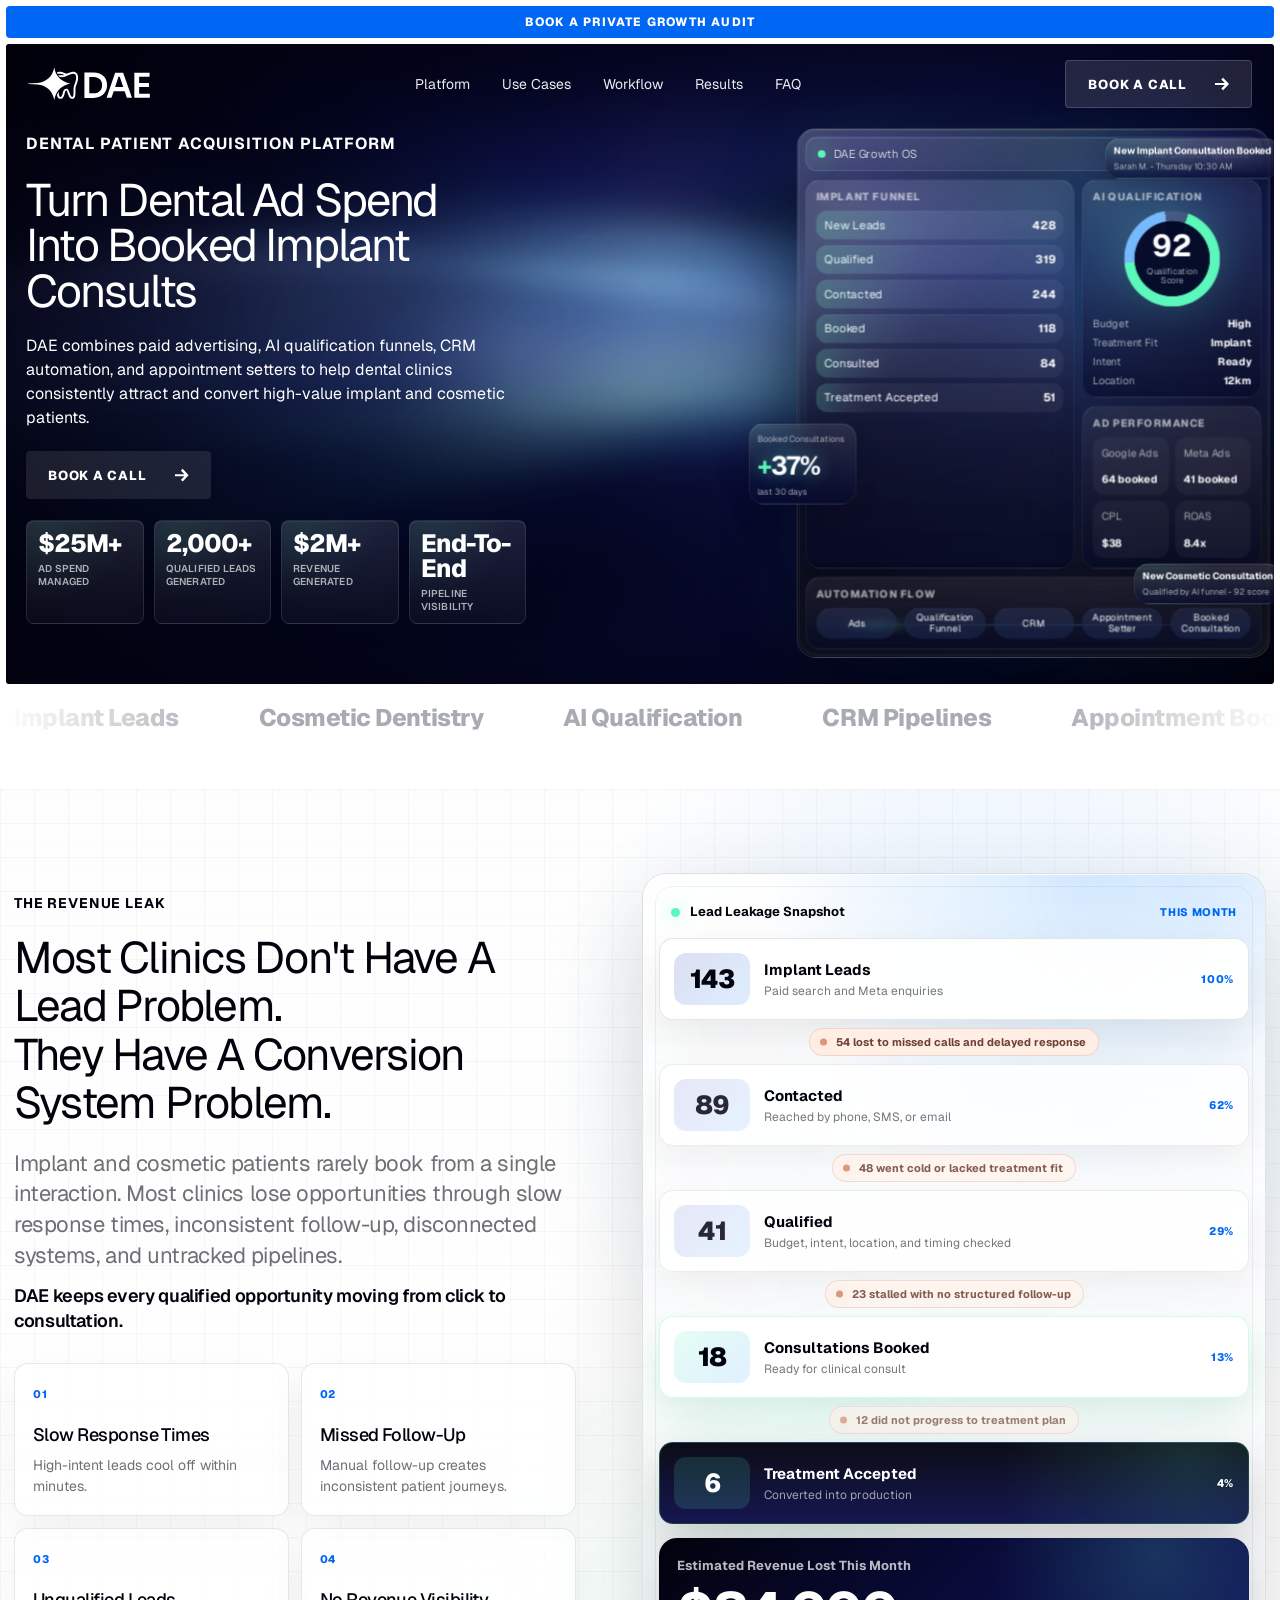
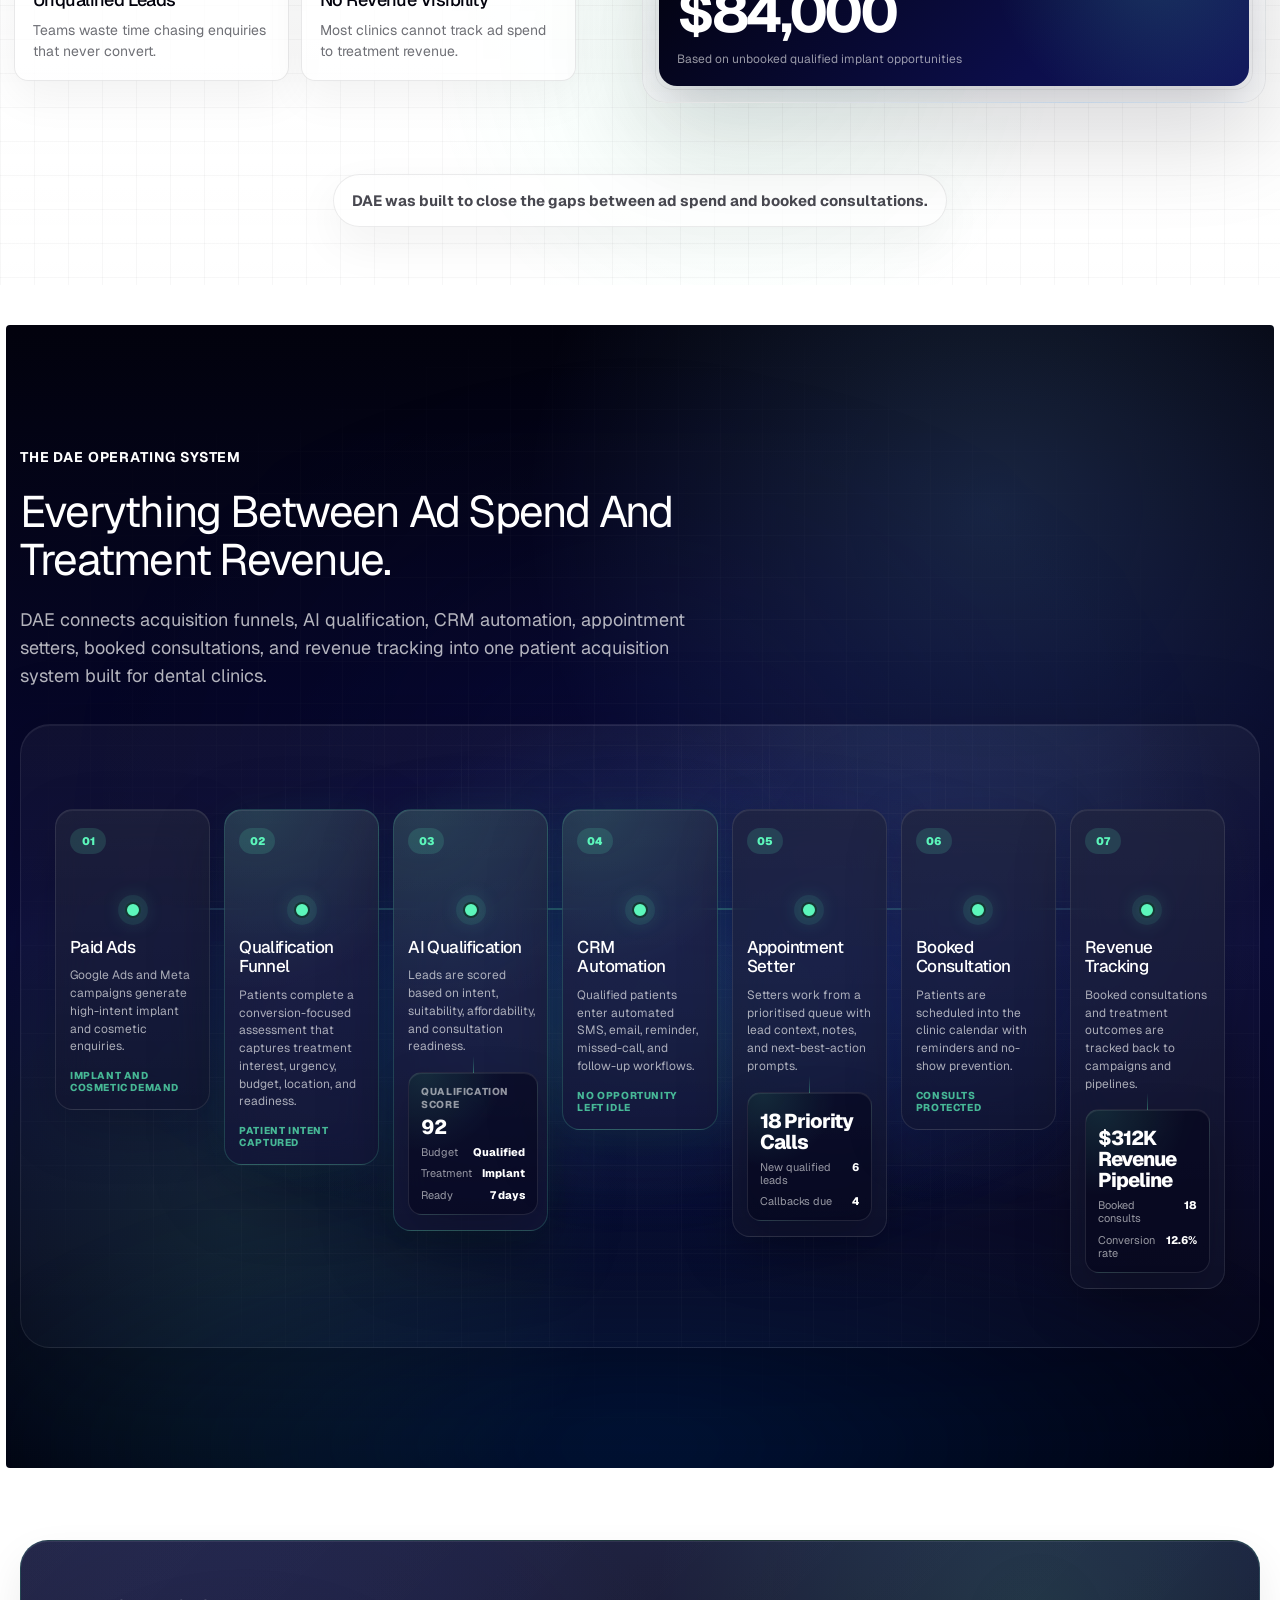
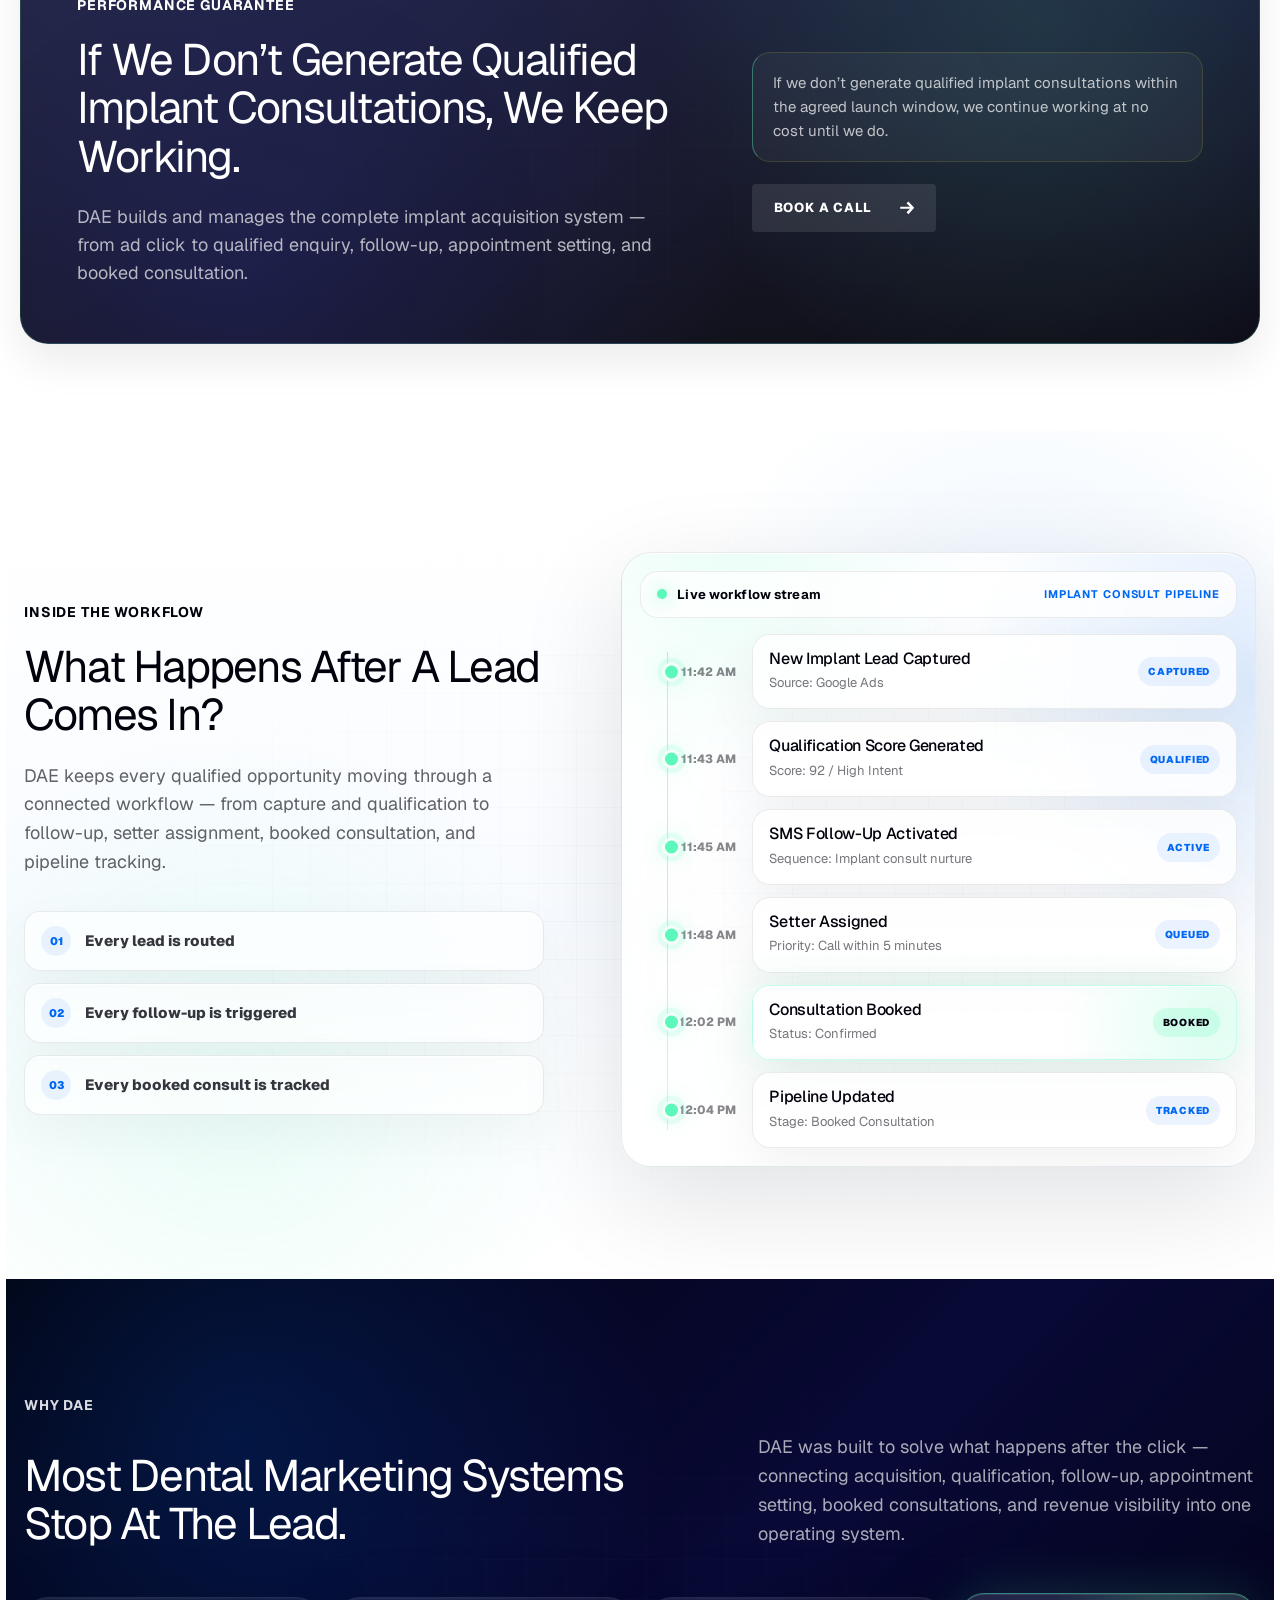
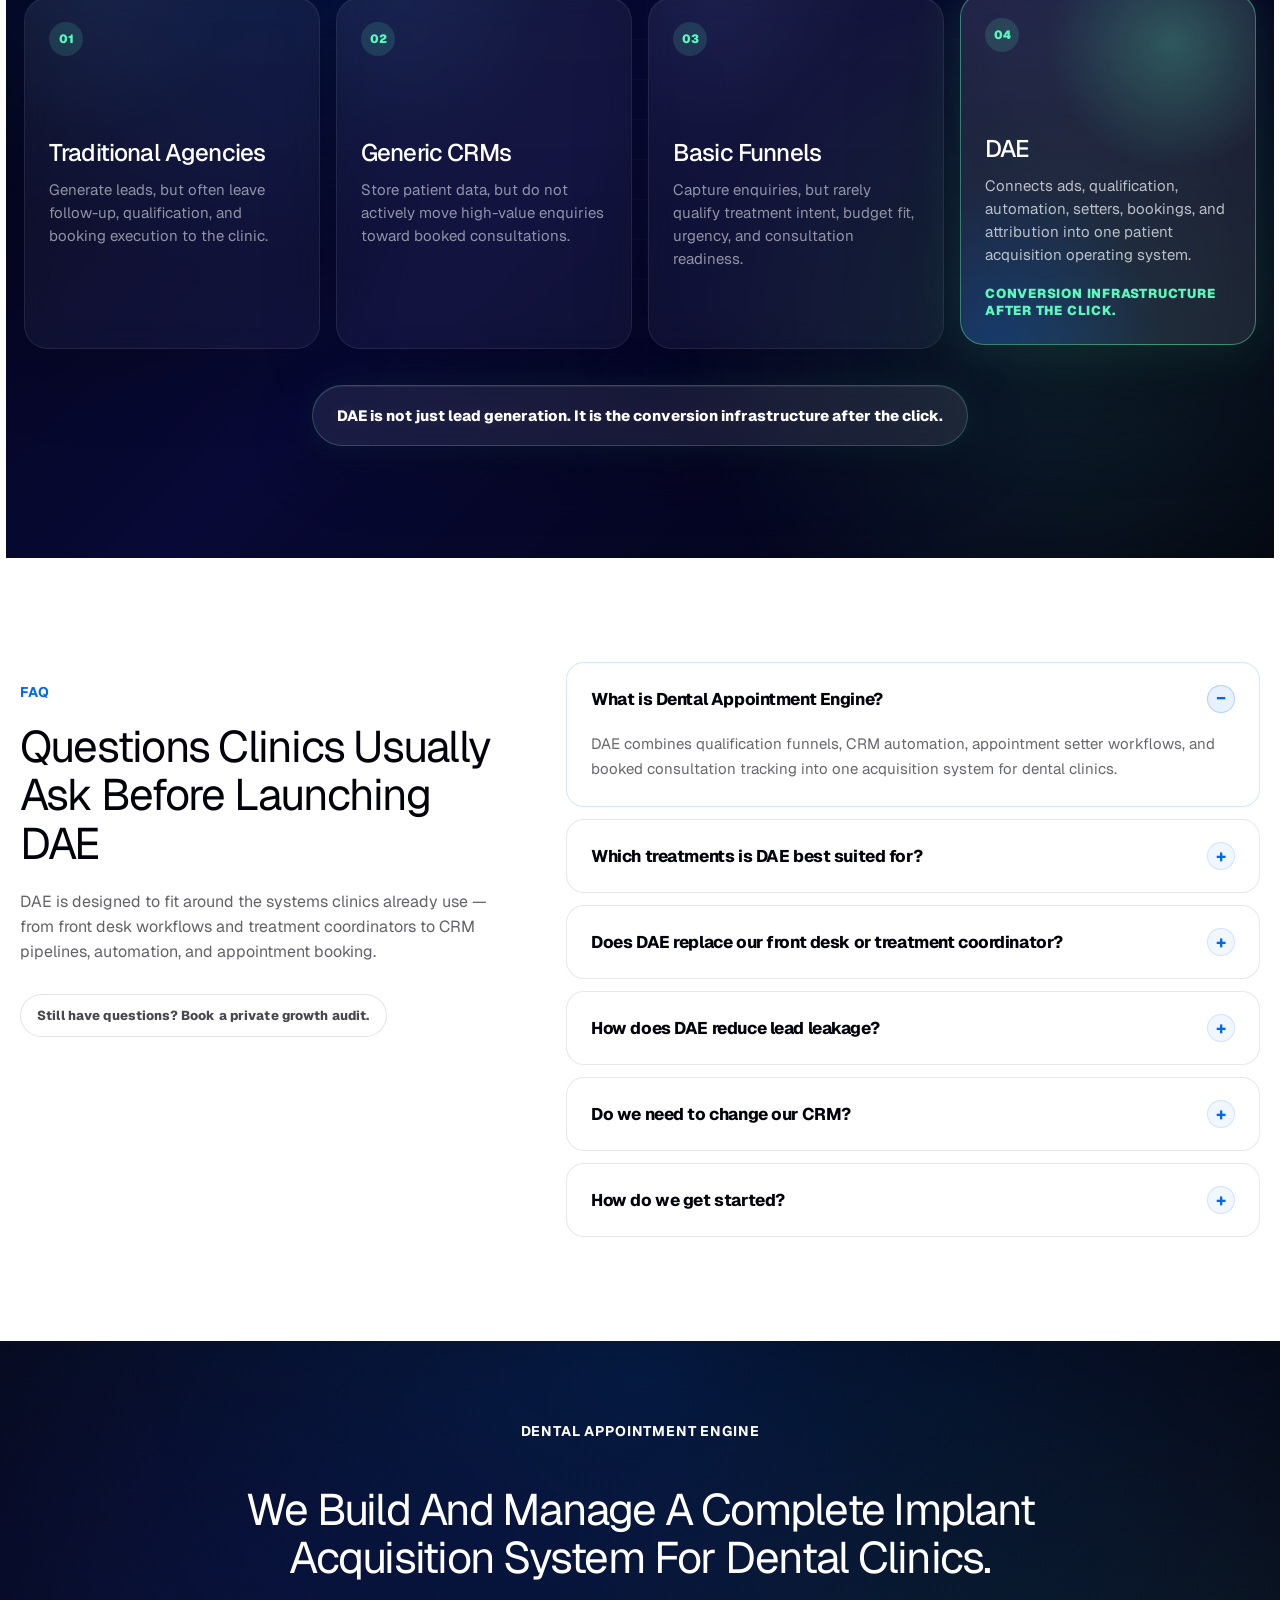
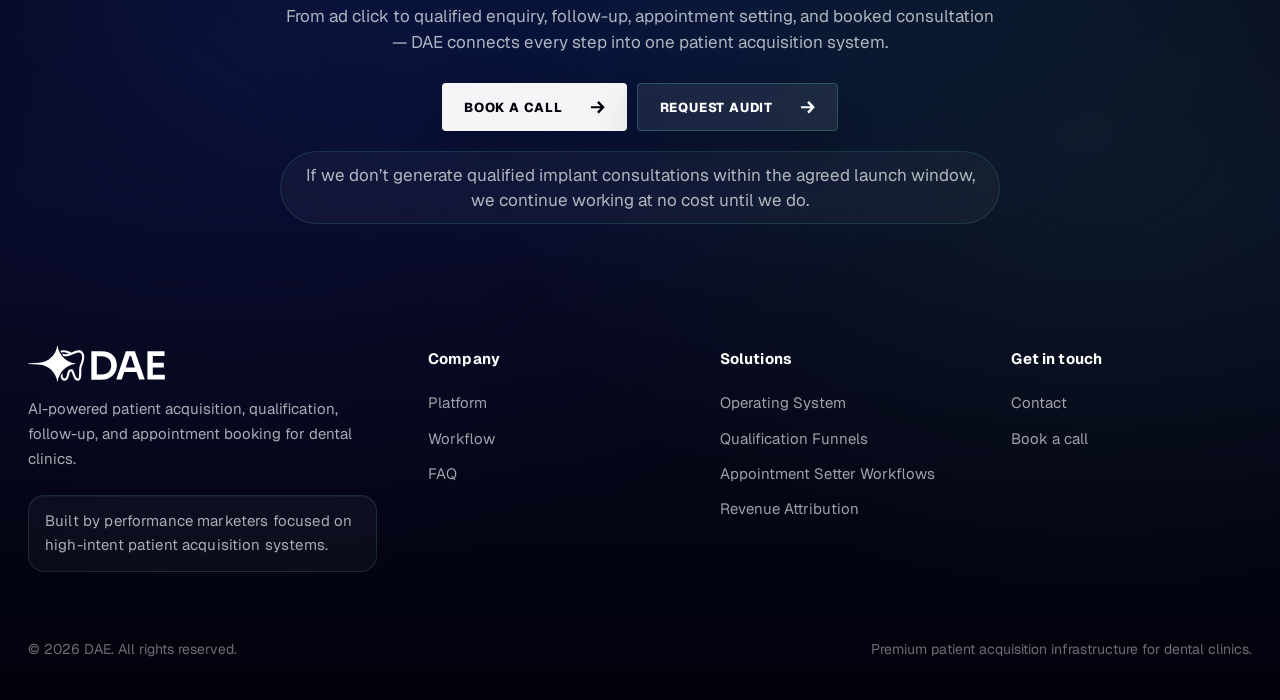
<file: index.html>
<!doctype html>
<html lang="en">
  <head>
    <meta charset="utf-8" />
    <meta name="viewport" content="width=device-width, initial-scale=1" />
    <title>Dental Appointment Engine (DAE) | Dental Implant Lead Generation</title>
    <meta
      name="description"
      content="DAE helps Australian dental clinics generate qualified implant consultations through Google Ads, Meta Ads, automation, and high-converting patient qualification funnels."
    />
    <link rel="icon" type="image/png" href="./assets/dae-favicon.png" />
    <link rel="apple-touch-icon" href="./assets/dae-favicon.png" />
    <!-- Google tag (gtag.js) -->
    <script async src="https://www.googletagmanager.com/gtag/js?id=G-PB1NZ1028F"></script>
    <script>
      window.dataLayer = window.dataLayer || [];
      function gtag(){dataLayer.push(arguments);}
      gtag('js', new Date());

      gtag('config', 'G-PB1NZ1028F');
    </script>
    <link rel="preconnect" href="https://fonts.googleapis.com" />
    <link rel="preconnect" href="https://fonts.gstatic.com" crossorigin />
    <link
      href="https://fonts.googleapis.com/css2?family=Geist:wght@400;500;600;700;900&display=swap"
      rel="stylesheet"
    />
    <link rel="stylesheet" href="./styles.css" />
    <link rel="stylesheet" href="./os-rail.css" />
    <link rel="stylesheet" href="./metrics.css" />
  </head>
  <body>
    <div class="announcement" data-announcement>
      <a data-launch-cta href="mailto:matt@getdae.com?subject=DAE%20Private%20Growth%20Audit">Book a private growth audit</a>
    </div>

    <header class="site-header" data-header>
      <a class="brand brand-light" href="#" aria-label="DAE home">
        <img class="brand-logo" src="./assets/dae-logo-white.svg" alt="DAE" />
      </a>
      <nav class="desktop-nav" aria-label="Primary navigation">
        <a href="#platform">Platform</a>
        <a href="#solutions">Use Cases</a>
        <a href="#workflow">Workflow</a>
        <a href="#about">Results</a>
        <a href="#faq">FAQ</a>
      </nav>
      <a class="button ghost desktop-only" data-launch-cta href="mailto:matt@getdae.com?subject=DAE%20Private%20Growth%20Audit">Book a call <span></span></a>
      <button class="menu-button" type="button" aria-label="Open navigation" data-menu-button>
        <span></span>
        <span></span>
      </button>
    </header>

    <nav class="mobile-menu" aria-label="Mobile navigation" data-mobile-menu>
      <a href="#platform">Platform</a>
      <a href="#solutions">Use Cases</a>
      <a href="#workflow">Workflow</a>
      <a href="#about">Results</a>
      <a href="#faq">FAQ</a>
      <a data-launch-cta href="mailto:matt@getdae.com?subject=DAE%20Private%20Growth%20Audit">Book a call</a>
    </nav>

    <main>
      <section class="hero framer-mnw9mc">
        <div class="liquid-hero-background framer-11ryfv0" aria-hidden="true">
          <canvas data-liquid-hero-canvas></canvas>
        </div>
        <div class="hero-spacer"></div>
        <div class="hero-content">
          <div class="hero-copy">
            <p class="eyebrow light">DENTAL PATIENT ACQUISITION PLATFORM</p>
            <h1>
              <span>Turn Dental Ad Spend</span>
              <span>Into Booked Implant</span>
              <span>Consults</span>
            </h1>
            <p>
              DAE combines paid advertising, AI qualification funnels, CRM automation, and
              appointment setters to help dental clinics consistently attract and convert
              high-value implant and cosmetic patients.
            </p>
            <div class="action-row">
              <a class="button light-button" data-launch-cta href="mailto:matt@getdae.com?subject=DAE%20Private%20Growth%20Audit">Book a call <span></span></a>
            </div>
            <div class="proof-metrics" aria-label="DAE platform proof metrics">
              <div><strong>$25M+</strong><span>Ad Spend Managed</span></div>
              <div><strong>2,000+</strong><span>Qualified Leads Generated</span></div>
              <div><strong>$2M+</strong><span>Revenue Generated</span></div>
              <div><strong>End-To-End</strong><span>Pipeline Visibility</span></div>
            </div>
          </div>
          <div class="hero-visual" aria-label="DAE operating system dashboard">
            <div class="visual-orbit"></div>
            <div class="dashboard-frame dae-os">
              <div class="os-topbar">
                <div>
                  <span class="status-dot"></span>
                  DAE Growth OS
                </div>
                <strong>Live Clinic Pipeline</strong>
              </div>
              <div class="os-grid">
                <article class="funnel-card">
                  <div class="card-label">Implant Funnel</div>
                  <div class="pipeline">
                    <span style="--level: 92%">New Leads <b>428</b></span>
                    <span style="--level: 76%">Qualified <b>319</b></span>
                    <span style="--level: 62%">Contacted <b>244</b></span>
                    <span style="--level: 44%">Booked <b>118</b></span>
                    <span style="--level: 32%">Consulted <b>84</b></span>
                    <span style="--level: 22%">Treatment Accepted <b>51</b></span>
                  </div>
                </article>
                <article class="ai-card">
                  <div class="card-label">AI Qualification</div>
                  <div class="score-ring"><strong>92</strong><span>Qualification Score</span></div>
                  <div class="score-list">
                    <span>Budget <b>High</b></span>
                    <span>Treatment Fit <b>Implant</b></span>
                    <span>Intent <b>Ready</b></span>
                    <span>Location <b>12km</b></span>
                  </div>
                </article>
                <article class="ad-card">
                  <div class="card-label">Ad Performance</div>
                  <div class="ad-grid">
                    <span>Google Ads <b>64 booked</b></span>
                    <span>Meta Ads <b>41 booked</b></span>
                    <span>CPL <b>$38</b></span>
                    <span>ROAS <b>8.4x</b></span>
                  </div>
                </article>
                <article class="workflow-card">
                  <div class="card-label">Automation Flow</div>
                  <div class="flow-line">
                    <span>Ads</span>
                    <span>Qualification Funnel</span>
                    <span>CRM</span>
                    <span>Appointment Setter</span>
                    <span>Booked Consultation</span>
                  </div>
                </article>
              </div>
            </div>
            <div class="floating-card notification-card one">
              <strong>New Implant Consultation Booked</strong>
              <span>Sarah M. - Thursday 10:30 AM</span>
            </div>
            <div class="floating-card notification-card two">
              <strong>New Cosmetic Consultation</strong>
              <span>Qualified by AI funnel - 92 score</span>
            </div>
            <div class="floating-card consultation-card">
              <span>Booked Consultations</span>
              <strong>+37%</strong>
              <small>last 30 days</small>
            </div>
          </div>
        </div>
      </section>

      <section class="logo-marquee" aria-label="Dental growth focus areas">
        <div class="marquee-track">
          <span>Implant Leads</span>
          <span>Cosmetic Dentistry</span>
          <span>AI Qualification</span>
          <span>CRM Pipelines</span>
          <span>Appointment Booking</span>
          <span>Follow-Up Automation</span>
          <span>Implant Leads</span>
          <span>Cosmetic Dentistry</span>
          <span>AI Qualification</span>
          <span>CRM Pipelines</span>
          <span>Appointment Booking</span>
          <span>Follow-Up Automation</span>
        </div>
      </section>

      <section class="section revenue-leak" id="about">
        <div class="revenue-copy">
          <p class="eyebrow">The Revenue Leak</p>
          <h2>
            <span>Most Clinics Don't Have A Lead Problem.</span>
            <span>They Have A Conversion System Problem.</span>
          </h2>
          <p class="lead">
            Implant and cosmetic patients rarely book from a single interaction. Most clinics lose
            opportunities through slow response times, inconsistent follow-up, disconnected systems,
            and untracked pipelines.
          </p>
          <p class="lead secondary">
            DAE keeps every qualified opportunity moving from click to consultation.
          </p>
          <div class="problem-grid">
            <article>
              <span>01</span>
              <h3>Slow Response Times</h3>
              <p>High-intent leads cool off within minutes.</p>
            </article>
            <article>
              <span>02</span>
              <h3>Missed Follow-Up</h3>
              <p>Manual follow-up creates inconsistent patient journeys.</p>
            </article>
            <article>
              <span>03</span>
              <h3>Unqualified Leads</h3>
              <p>Teams waste time chasing enquiries that never convert.</p>
            </article>
            <article>
              <span>04</span>
              <h3>No Revenue Visibility</h3>
              <p>Most clinics cannot track ad spend to treatment revenue.</p>
            </article>
          </div>
        </div>
        <div class="leak-dashboard" aria-label="Lead leakage pipeline dashboard">
          <div class="leak-dashboard-header">
            <div>
              <span></span>
              <p>Lead Leakage Snapshot</p>
            </div>
            <strong>This Month</strong>
          </div>
          <div class="pipeline-stack">
            <div class="pipeline-stage stage-leads">
              <span>143</span>
              <div>
                <strong>Implant Leads</strong>
                <small>Paid search and Meta enquiries</small>
              </div>
              <b>100%</b>
            </div>
            <div class="leak-indicator severe">54 lost to missed calls and delayed response</div>
            <div class="pipeline-stage stage-contacted">
              <span>89</span>
              <div>
                <strong>Contacted</strong>
                <small>Reached by phone, SMS, or email</small>
              </div>
              <b>62%</b>
            </div>
            <div class="leak-indicator">48 went cold or lacked treatment fit</div>
            <div class="pipeline-stage stage-qualified">
              <span>41</span>
              <div>
                <strong>Qualified</strong>
                <small>Budget, intent, location, and timing checked</small>
              </div>
              <b>29%</b>
            </div>
            <div class="leak-indicator">23 stalled with no structured follow-up</div>
            <div class="pipeline-stage active">
              <span>18</span>
              <div>
                <strong>Consultations Booked</strong>
                <small>Ready for clinical consult</small>
              </div>
              <b>13%</b>
            </div>
            <div class="leak-indicator mild">12 did not progress to treatment plan</div>
            <div class="pipeline-stage accepted">
              <span>6</span>
              <div>
                <strong>Treatment Accepted</strong>
                <small>Converted into production</small>
              </div>
              <b>4%</b>
            </div>
          </div>
          <div class="revenue-loss-card">
            <p>Estimated Revenue Lost This Month</p>
            <strong>$84,000</strong>
            <span>Based on unbooked qualified implant opportunities</span>
          </div>
        </div>
        <p class="conversion-bridge">DAE was built to close the gaps between ad spend and booked consultations.</p>
      </section>

      <section class="section operating-system" id="platform">
        <div class="os-section-head">
          <div>
            <p class="eyebrow light">The DAE Operating System</p>
            <h2>Everything Between Ad Spend And Treatment Revenue.</h2>
            <p>
              DAE connects acquisition funnels, AI qualification, CRM automation, appointment
              setters, booked consultations, and revenue tracking into one patient acquisition
              system built for dental clinics.
            </p>
          </div>
        </div>
        <div class="os-visual os-rail-system" aria-label="DAE patient acquisition operating system workflow">
          <div class="os-rail-line" aria-hidden="true"><span></span></div>
          <ol class="os-rail" role="list">
            <li class="os-stage os-stage-secondary" style="--stage-delay: 0s">
              <span class="stage-number">01</span>
              <h3>Paid Ads</h3>
              <p>Google Ads and Meta campaigns generate high-intent implant and cosmetic enquiries.</p>
              <small>Implant and cosmetic demand</small>
            </li>
            <li class="os-stage os-stage-primary" style="--stage-delay: 1.05s">
              <span class="stage-number">02</span>
              <h3>Qualification Funnel</h3>
              <p>Patients complete a conversion-focused assessment that captures treatment interest, urgency, budget, location, and readiness.</p>
              <small>Patient intent captured</small>
            </li>
            <li class="os-stage os-stage-primary" style="--stage-delay: 2.1s">
              <span class="stage-number">03</span>
              <h3>AI Qualification</h3>
              <p>Leads are scored based on intent, suitability, affordability, and consultation readiness.</p>
              <div class="stage-utility qualification-panel">
                <small>Qualification Score</small>
                <strong>92</strong>
                <div><span>Budget</span><b>Qualified</b></div>
                <div><span>Treatment</span><b>Implant</b></div>
                <div><span>Ready</span><b>7 days</b></div>
              </div>
            </li>
            <li class="os-stage os-stage-primary" style="--stage-delay: 3.15s">
              <span class="stage-number">04</span>
              <h3>CRM Automation</h3>
              <p>Qualified patients enter automated SMS, email, reminder, missed-call, and follow-up workflows.</p>
              <small>No opportunity left idle</small>
            </li>
            <li class="os-stage os-stage-secondary" style="--stage-delay: 4.2s">
              <span class="stage-number">05</span>
              <h3>Appointment Setter</h3>
              <p>Setters work from a prioritised queue with lead context, notes, and next-best-action prompts.</p>
              <div class="stage-utility setter-panel">
                <strong>18 Priority Calls</strong>
                <div><span>New qualified leads</span><b>6</b></div>
                <div><span>Callbacks due</span><b>4</b></div>
              </div>
            </li>
            <li class="os-stage os-stage-secondary" style="--stage-delay: 5.25s">
              <span class="stage-number">06</span>
              <h3>Booked Consultation</h3>
              <p>Patients are scheduled into the clinic calendar with reminders and no-show prevention.</p>
              <small>Consults protected</small>
            </li>
            <li class="os-stage os-stage-secondary" style="--stage-delay: 6.3s">
              <span class="stage-number">07</span>
              <h3>Revenue Tracking</h3>
              <p>Booked consultations and treatment outcomes are tracked back to campaigns and pipelines.</p>
              <div class="stage-utility revenue-panel">
                <strong>$312K Revenue Pipeline</strong>
                <div><span>Booked consults</span><b>18</b></div>
                <div><span>Conversion rate</span><b>12.6%</b></div>
              </div>
            </li>
          </ol>
        </div>
      </section>

      <section class="section performance-guarantee" aria-labelledby="performance-guarantee-title">
        <div class="guarantee-card">
          <div>
            <p class="eyebrow light">Performance Guarantee</p>
            <h2 id="performance-guarantee-title">If We Don’t Generate Qualified Implant Consultations, We Keep Working.</h2>
            <p>
              DAE builds and manages the complete implant acquisition system — from ad click to
              qualified enquiry, follow-up, appointment setting, and booked consultation.
            </p>
          </div>
          <div class="guarantee-action">
            <p>If we don’t generate qualified implant consultations within the agreed launch window, we continue working at no cost until we do.</p>
            <a class="button light-button" data-launch-cta href="#growth-audit">Book a call <span></span></a>
          </div>
        </div>
      </section>

      <section class="section infrastructure-metrics" id="workflow" aria-labelledby="infrastructure-metrics-title">
        <div class="workflow-inside">
          <div class="workflow-copy">
            <p class="eyebrow">Inside The Workflow</p>
            <h2 id="infrastructure-metrics-title">What Happens After A Lead Comes In?</h2>
            <p>
              DAE keeps every qualified opportunity moving through a connected workflow — from capture
              and qualification to follow-up, setter assignment, booked consultation, and pipeline tracking.
            </p>
            <ul class="workflow-points">
              <li><span>01</span>Every lead is routed</li>
              <li><span>02</span>Every follow-up is triggered</li>
              <li><span>03</span>Every booked consult is tracked</li>
            </ul>
          </div>

          <div class="workflow-stream" aria-label="Live DAE lead workflow activity stream">
            <div class="stream-header">
              <div>
                <span></span>
                <strong>Live workflow stream</strong>
              </div>
              <b>Implant consult pipeline</b>
            </div>

            <ol class="stream-events">
              <li>
                <time>11:42 AM</time>
                <div class="stream-event-card">
                  <div>
                    <h3>New Implant Lead Captured</h3>
                    <p>Source: Google Ads</p>
                  </div>
                  <span>Captured</span>
                </div>
              </li>
              <li>
                <time>11:43 AM</time>
                <div class="stream-event-card">
                  <div>
                    <h3>Qualification Score Generated</h3>
                    <p>Score: 92 / High Intent</p>
                  </div>
                  <span>Qualified</span>
                </div>
              </li>
              <li>
                <time>11:45 AM</time>
                <div class="stream-event-card">
                  <div>
                    <h3>SMS Follow-Up Activated</h3>
                    <p>Sequence: Implant consult nurture</p>
                  </div>
                  <span>Active</span>
                </div>
              </li>
              <li>
                <time>11:48 AM</time>
                <div class="stream-event-card">
                  <div>
                    <h3>Setter Assigned</h3>
                    <p>Priority: Call within 5 minutes</p>
                  </div>
                  <span>Queued</span>
                </div>
              </li>
              <li class="stream-event-active">
                <time>12:02 PM</time>
                <div class="stream-event-card">
                  <div>
                    <h3>Consultation Booked</h3>
                    <p>Status: Confirmed</p>
                  </div>
                  <span>Booked</span>
                </div>
              </li>
              <li>
                <time>12:04 PM</time>
                <div class="stream-event-card">
                  <div>
                    <h3>Pipeline Updated</h3>
                    <p>Stage: Booked Consultation</p>
                  </div>
                  <span>Tracked</span>
                </div>
              </li>
            </ol>
          </div>
        </div>
      </section>

      <section class="section why-dae" id="solutions" aria-labelledby="why-dae-title">
        <div class="why-dae-head">
          <p class="eyebrow">Why DAE</p>
          <h2 id="why-dae-title">Most Dental Marketing Systems Stop At The Lead.</h2>
          <p>
            DAE was built to solve what happens after the click — connecting acquisition,
            qualification, follow-up, appointment setting, booked consultations, and revenue
            visibility into one operating system.
          </p>
        </div>

        <div class="comparison-grid" aria-label="How DAE compares with traditional dental growth systems">
          <article>
            <span>01</span>
            <h3>Traditional Agencies</h3>
            <p>Generate leads, but often leave follow-up, qualification, and booking execution to the clinic.</p>
          </article>
          <article>
            <span>02</span>
            <h3>Generic CRMs</h3>
            <p>Store patient data, but do not actively move high-value enquiries toward booked consultations.</p>
          </article>
          <article>
            <span>03</span>
            <h3>Basic Funnels</h3>
            <p>Capture enquiries, but rarely qualify treatment intent, budget fit, urgency, and consultation readiness.</p>
          </article>
          <article class="dae-difference-card">
            <span>04</span>
            <h3>DAE</h3>
            <p>Connects ads, qualification, automation, setters, bookings, and attribution into one patient acquisition operating system.</p>
            <strong>Conversion infrastructure after the click.</strong>
          </article>
        </div>

        <div class="why-dae-closing">
          <p>DAE is not just lead generation. It is the conversion infrastructure after the click.</p>
        </div>
      </section>

      <section class="section faq" id="faq">
        <div class="faq-copy">
          <p class="eyebrow">FAQ</p>
          <h2>Questions Clinics Usually Ask Before Launching DAE</h2>
          <p>DAE is designed to fit around the systems clinics already use — from front desk workflows and treatment coordinators to CRM pipelines, automation, and appointment booking.</p>
          <a class="faq-cta" data-launch-cta href="mailto:matt@getdae.com?subject=DAE%20Private%20Growth%20Audit">Still have questions? Book a private growth audit.</a>
        </div>
        <div class="faq-list">
          <details open>
            <summary>What is Dental Appointment Engine?</summary>
            <p>DAE combines qualification funnels, CRM automation, appointment setter workflows, and booked consultation tracking into one acquisition system for dental clinics.</p>
          </details>
          <details>
            <summary>Which treatments is DAE best suited for?</summary>
            <p>DAE is best suited for high-value treatments such as dental implants, cosmetic dentistry, veneers, Invisalign, and other consult-led services where qualification and follow-up matter.</p>
          </details>
          <details>
            <summary>Does DAE replace our front desk or treatment coordinator?</summary>
            <p>No. DAE supports your team by qualifying enquiries, triggering follow-up, surfacing priority leads, and giving setters or coordinators clearer context before they speak with patients.</p>
          </details>
          <details>
            <summary>How does DAE reduce lead leakage?</summary>
            <p>DAE keeps opportunities moving with fast follow-up, missed-call recovery, automated reminders, qualification logic, pipeline visibility, and clear next actions for appointment setters.</p>
          </details>
          <details>
            <summary>Do we need to change our CRM?</summary>
            <p>Not necessarily. DAE can be built around your existing workflow or configured inside a dedicated CRM environment depending on the clinic’s setup.</p>
          </details>
          <details>
            <summary>How do we get started?</summary>
            <p>Start with a private growth audit. We review your current acquisition, qualification, follow-up, and booking process, then identify where opportunities are being lost.</p>
          </details>
        </div>
      </section>
    </main>

    <footer class="footer" id="contact">
      <div class="footer-cta">
        <div class="pattern"></div>
        <p class="eyebrow light">Dental Appointment Engine</p>
        <h2>We Build And Manage A Complete Implant Acquisition System For Dental Clinics.</h2>
        <p>From ad click to qualified enquiry, follow-up, appointment setting, and booked consultation — DAE connects every step into one patient acquisition system.</p>
        <div class="action-row center">
          <a class="button light-button" data-launch-cta href="mailto:matt@getdae.com?subject=DAE%20Private%20Growth%20Audit">Book a call <span></span></a>
          <a class="button ghost" data-launch-cta href="mailto:matt@getdae.com?subject=DAE%20Private%20Growth%20Audit">Request Audit <span></span></a>
        </div>
        <p class="footer-guarantee">If we don’t generate qualified implant consultations within the agreed launch window, we continue working at no cost until we do.</p>
      </div>
      <div class="footer-main">
        <div class="footer-brand-block">
          <a class="brand brand-dark" href="#" aria-label="DAE home">
            <img class="brand-logo" src="./assets/dae-logo-white.svg" alt="DAE" />
          </a>
          <p>AI-powered patient acquisition, qualification, follow-up, and appointment booking for dental clinics.</p>
          <p class="footer-trust">Built by performance marketers focused on high-intent patient acquisition systems.</p>
        </div>
        <div>
          <h4>Company</h4>
          <a href="#platform">Platform</a>
          <a href="#workflow">Workflow</a>
          <a href="#faq">FAQ</a>
        </div>
        <div>
          <h4>Solutions</h4>
          <a href="#platform">Operating System</a>
          <a href="#platform">Qualification Funnels</a>
          <a href="#workflow">Appointment Setter Workflows</a>
          <a href="#solutions">Revenue Attribution</a>
        </div>
        <div>
          <h4>Get in touch</h4>
          <a href="mailto:hello@example.com">Contact</a>
          <a data-launch-cta href="mailto:matt@getdae.com?subject=DAE%20Private%20Growth%20Audit">Book a call</a>
        </div>
      </div>
      <div class="legal">
        <span>© 2026 DAE. All rights reserved.</span>
        <span>Premium patient acquisition infrastructure for dental clinics.</span>
      </div>
    </footer>

    <div class="lead-modal" data-lead-modal aria-hidden="true">
      <div class="lead-modal__backdrop" data-close-lead-modal></div>
      <section class="lead-modal__panel" role="dialog" aria-modal="true" aria-labelledby="lead-modal-title">
        <button class="lead-modal__close" type="button" data-close-lead-modal aria-label="Close growth audit form">×</button>
        <p class="eyebrow light">Private Growth Audit</p>
        <h2 id="lead-modal-title">Tell Us About Your Clinic</h2>
        <p>Share a few details and we’ll review where your acquisition, qualification, and booking process may be leaking consultations.</p>
        <form class="lead-form" data-lead-form>
          <div class="lead-form__grid">
            <label>
              <span>First Name</span>
              <input name="firstName" type="text" autocomplete="given-name" required />
            </label>
            <label>
              <span>Last Name</span>
              <input name="lastName" type="text" autocomplete="family-name" required />
            </label>
          </div>
          <div class="lead-form__grid">
            <label>
              <span>Email</span>
              <input name="email" type="email" autocomplete="email" required />
            </label>
            <label>
              <span>Phone Number</span>
              <input name="phone" type="tel" autocomplete="tel" required />
            </label>
          </div>
          <fieldset class="lead-form__fieldset">
            <legend>Are you a Dental Practice Owner?</legend>
            <div class="lead-form__radio-group">
              <label class="lead-form__radio">
                <input name="isPracticeOwner" type="radio" value="Yes" required />
                <span>Yes</span>
              </label>
              <label class="lead-form__radio">
                <input name="isPracticeOwner" type="radio" value="No" required />
                <span>No</span>
              </label>
            </div>
          </fieldset>
          <label>
            <span>Clinic Name</span>
            <input name="clinicName" type="text" autocomplete="organization" required />
          </label>
          <label>
            <span>Which best describes your monthly revenue?</span>
            <select name="monthlyRevenue" required>
              <option value="">Select a range</option>
              <option value="Less than $100k">Less than 100k</option>
              <option value="$100k - $200k">$100k - $200k</option>
              <option value="$200k - $500k">$200k - $500k</option>
              <option value="$500k+">$500k+</option>
            </select>
          </label>
          <input name="pageUrl" type="hidden" />
          <button class="button light-button lead-form__submit" type="submit">Book Call <span></span></button>
          <p class="lead-form__status" data-lead-form-status role="status" aria-live="polite"></p>
        </form>
      </section>
    </div>

    <script src="./script.js"></script>
  </body>
</html>
</file>
<file: styles.css>
:root {
  --ink: #02020d;
  --muted: #6f7076;
  --soft: #f6f7f9;
  --line: rgba(2, 2, 13, 0.12);
  --white: #fff;
  --blue: #0067f4;
  --sky: #76b9fc;
  --deep-blue: #1f26aa;
  --hero-rail: clamp(1280px, 85vw, 1460px);
  --max: var(--hero-rail);
}

* {
  box-sizing: border-box;
}

html {
  scroll-behavior: smooth;
  overflow-x: hidden;
}

body {
  margin: 0;
  color: var(--ink);
  background: var(--white);
  font-family: "Geist", sans-serif;
  -webkit-font-smoothing: antialiased;
  overflow-x: hidden;
}

body.modal-open {
  overflow: hidden;
}

a {
  color: inherit;
  cursor: pointer;
  text-decoration: none;
}

a:focus-visible,
button:focus-visible,
summary:focus-visible {
  outline: 2px solid rgba(92, 247, 187, 0.72);
  outline-offset: 4px;
}

img {
  display: block;
  max-width: 100%;
}

.announcement {
  position: fixed;
  inset: 6px 6px auto;
  z-index: 30;
  display: grid;
  place-items: center;
  min-height: 32px;
  border-radius: 4px;
  background: var(--blue);
  color: var(--white);
  font-size: 12px;
  font-weight: 800;
  letter-spacing: 0.1em;
  text-transform: uppercase;
  transition: opacity 0.22s ease, transform 0.22s ease, visibility 0.22s ease;
}

.announcement.is-hidden {
  visibility: hidden;
  opacity: 0;
  transform: translateY(-12px);
  pointer-events: none;
}

.site-header {
  position: fixed;
  top: 48px;
  left: 50%;
  z-index: 40;
  display: flex;
  align-items: center;
  gap: 28px;
  width: min(calc(100vw - 28px), var(--hero-rail));
  height: 72px;
  padding: 14px;
  color: var(--white);
  transform: translateX(-50%);
  transition: background 0.25s ease, color 0.25s ease, box-shadow 0.25s ease;
}

.site-header.is-scrolled {
  color: var(--ink);
  border: 1px solid var(--line);
  border-radius: 6px;
  background: rgba(255, 255, 255, 0.82);
  box-shadow: 0 20px 60px rgba(2, 2, 13, 0.08);
  backdrop-filter: blur(16px);
}

.brand {
  display: inline-flex;
  align-items: center;
  flex: none;
}

.brand-logo {
  display: block;
  width: 122px;
  height: auto;
}

.brand-dark .brand-logo,
.site-header.is-scrolled .brand-logo {
  filter: invert(1);
}

.desktop-nav {
  display: flex;
  flex: 1;
  justify-content: center;
  gap: 32px;
  font-size: 14px;
}

.desktop-nav a {
  opacity: 0.92;
}

.button {
  position: relative;
  display: inline-flex;
  align-items: center;
  justify-content: center;
  gap: 28px;
  min-height: 48px;
  padding: 14px 22px;
  border-radius: 4px;
  overflow: hidden;
  cursor: pointer;
  font-size: 13px;
  font-weight: 800;
  letter-spacing: 0.06em;
  text-transform: uppercase;
  transition: transform 0.2s ease, background 0.2s ease, color 0.2s ease;
}

.button span,
.button::after {
  width: 14px;
  height: 14px;
  content: "";
  background: currentColor;
  clip-path: polygon(0 43%, 70% 43%, 45% 18%, 58% 5%, 100% 50%, 58% 95%, 45% 82%, 70% 57%, 0 57%);
}

.button:hover {
  transform: translateY(-2px);
}

.button span + span,
.button::after {
  display: none;
}

.light-button {
  color: var(--ink);
  background: var(--white);
}

.ghost {
  color: var(--white);
  border: 1px solid rgba(255, 255, 255, 0.16);
  background: rgba(255, 255, 255, 0.12);
  backdrop-filter: blur(10px);
}

.site-header.is-scrolled .ghost {
  color: var(--ink);
  border-color: var(--line);
  background: var(--soft);
}

.dark {
  color: var(--white);
  background: var(--ink);
}

.menu-button {
  display: none;
  width: 44px;
  height: 44px;
  border: 0;
  background: transparent;
  color: inherit;
}

.menu-button span {
  display: block;
  width: 20px;
  height: 2px;
  margin: 6px auto;
  border-radius: 10px;
  background: currentColor;
}

.mobile-menu {
  position: fixed;
  top: 126px;
  left: 12px;
  right: 12px;
  z-index: 35;
  display: none;
  padding: 20px;
  border: 1px solid var(--line);
  border-radius: 6px;
  background: rgba(255, 255, 255, 0.96);
  box-shadow: 0 20px 60px rgba(2, 2, 13, 0.16);
}

.mobile-menu a {
  display: block;
  padding: 14px 0;
  font-weight: 600;
}

.mobile-menu.is-open {
  display: block;
}

.hero {
  position: relative;
  width: calc(100% - 12px);
  min-height: min(640px, 82vh);
  margin: 44px auto 0;
  padding: 58px 20px 24px;
  overflow: hidden;
  border-radius: 4px;
  background:
    radial-gradient(110% 92% at 72% 42%, rgba(31, 38, 170, 0.48), transparent 62%),
    radial-gradient(132% 124% at 51% -16%, #02020d 0%, #0c0e4b 55%, #1732a0 100%);
  color: var(--white);
  isolation: isolate;
}

.liquid-hero-background {
  position: absolute;
  inset: 0;
  z-index: 0;
  overflow: hidden;
  pointer-events: none;
  background:
    radial-gradient(105% 82% at 70% 40%, rgba(31, 38, 170, 0.42), transparent 62%),
    radial-gradient(88% 72% at 24% 62%, rgba(0, 103, 244, 0.2), transparent 66%),
    #02020d;
}

.liquid-hero-background canvas {
  display: block;
  width: 100%;
  height: 100%;
  opacity: 0.94;
  transform: translateZ(0);
  will-change: opacity;
}

.liquid-hero-background::after {
  position: absolute;
  inset: 0;
  content: "";
  background:
    radial-gradient(90% 104% at 50% 48%, transparent 32%, rgba(2, 2, 13, 0.74) 100%),
    linear-gradient(180deg, rgba(2, 2, 13, 0.34), transparent 30%, rgba(2, 2, 13, 0.54));
  pointer-events: none;
}

.hero-spacer {
  height: 0;
}

.hero-content {
  position: relative;
  z-index: 4;
  display: grid;
  grid-template-columns: minmax(455px, 0.95fr) minmax(470px, 1.05fr);
  gap: clamp(58px, 6.4vw, 100px);
  align-items: center;
  width: min(100%, var(--hero-rail));
  margin: 0 auto;
}

.hero-content > *,
.section > *,
.footer > * {
  min-width: 0;
}

.eyebrow {
  margin: 0 0 22px;
  color: var(--ink);
  font-size: 14px;
  font-weight: 700;
  letter-spacing: 0.06em;
  line-height: 1.2;
  text-transform: uppercase;
}

.eyebrow.light {
  color: var(--white);
}

h1,
h2,
h3,
p {
  margin: 0;
}

h1 {
  max-width: 580px;
  font-size: clamp(39px, 3.55vw, 49px);
  font-weight: 400;
  letter-spacing: -0.04em;
  line-height: 1;
  overflow-wrap: break-word;
}

h1 span {
  display: block;
  white-space: nowrap;
}

h2 {
  font-size: clamp(32px, 4vw, 44px);
  font-weight: 400;
  letter-spacing: -0.04em;
  line-height: 1.1;
}

h3 {
  font-size: 22px;
  font-weight: 500;
  letter-spacing: -0.02em;
  line-height: 1.35;
}

p {
  color: var(--muted);
  font-size: 16px;
  line-height: 1.55;
}

.hero-copy {
  display: grid;
  gap: 21px;
  padding-bottom: 0;
}

.hero-copy .eyebrow {
  margin: 0;
}

.hero-copy p {
  max-width: 485px;
  color: var(--white);
  font-size: 16px;
  line-height: 1.5;
}

.action-row {
  display: flex;
  gap: 10px;
  flex-wrap: wrap;
}

.action-row.center {
  justify-content: center;
}

.proof-metrics {
  display: grid;
  grid-template-columns: repeat(4, minmax(0, 1fr));
  gap: 10px;
  max-width: 500px;
}

.proof-metrics div {
  position: relative;
  overflow: hidden;
  padding: 10px 11px;
  border: 0.5px solid rgba(255, 255, 255, 0.105);
  border-radius: 8px;
  background: linear-gradient(180deg, rgba(255, 255, 255, 0.105), rgba(255, 255, 255, 0.038));
  box-shadow: inset 0 1px rgba(255, 255, 255, 0.06);
  backdrop-filter: blur(14px) saturate(1.08);
}

.proof-metrics div::before {
  position: absolute;
  inset: 0;
  content: "";
  background: radial-gradient(circle at 18% 0%, rgba(92, 247, 187, 0.13), transparent 58%);
  opacity: 0.7;
}

.proof-metrics strong {
  position: relative;
  display: block;
  color: var(--white);
  font-size: 25px;
  font-weight: 800;
  letter-spacing: -0.04em;
  line-height: 1;
}

.proof-metrics span {
  position: relative;
  display: block;
  margin-top: 6px;
  color: rgba(255, 255, 255, 0.66);
  font-size: 10px;
  font-weight: 600;
  letter-spacing: 0.02em;
  text-transform: uppercase;
}

.hero-visual {
  position: relative;
  min-height: 400px;
  width: 82%;
  margin-left: auto;
  transform: translate3d(16px, 26px, 0) scale(0.96);
  transform-origin: top right;
}

.hero-visual::before {
  position: absolute;
  inset: -12% -12% -2%;
  content: "";
  pointer-events: none;
  background:
    radial-gradient(circle at 58% 34%, rgba(92, 247, 187, 0.16), transparent 30%),
    radial-gradient(circle at 62% 72%, rgba(118, 185, 252, 0.2), transparent 38%),
    radial-gradient(circle at 42% 54%, rgba(2, 2, 13, 0.62), transparent 54%);
  filter: blur(34px);
  opacity: 0.7;
}

.hero-visual::after {
  content: none;
}

.visual-orbit {
  position: absolute;
  inset: 3% -4% 1%;
  border-radius: 32px;
  background:
    radial-gradient(circle at 70% 28%, rgba(92, 247, 187, 0.16), transparent 28%),
    radial-gradient(circle at 34% 76%, rgba(0, 103, 244, 0.24), transparent 34%);
  filter: blur(30px);
  opacity: 0.62;
  animation: visualDrift 14s ease-in-out infinite alternate;
  will-change: transform;
}

.dashboard-frame {
  position: relative;
  z-index: 4;
  width: 100%;
  min-height: 386px;
  margin: 0;
  padding: 8px;
  border: 0.5px solid rgba(255, 255, 255, 0.12);
  border-radius: 20px;
  background:
    linear-gradient(145deg, rgba(255, 255, 255, 0.17), rgba(255, 255, 255, 0.036) 38%, rgba(255, 255, 255, 0.062)),
    radial-gradient(118% 88% at 52% 0%, rgba(92, 247, 187, 0.09), rgba(31, 38, 170, 0.12) 32%, rgba(2, 2, 13, 0.84));
  box-shadow: 0 30px 74px rgba(2, 2, 13, 0.46), 0 0 82px rgba(92, 247, 187, 0.06), inset 0 1px rgba(255, 255, 255, 0.14);
  backdrop-filter: blur(22px) saturate(1.18);
}

.dashboard-frame::before,
.dashboard-frame::after {
  position: absolute;
  inset: 0;
  z-index: 0;
  content: "";
  pointer-events: none;
  border-radius: inherit;
}

.dashboard-frame::before {
  background:
    linear-gradient(120deg, rgba(255, 255, 255, 0.13), transparent 30%),
    radial-gradient(circle at 78% 18%, rgba(92, 247, 187, 0.1), transparent 30%);
  opacity: 0.58;
}

.dashboard-frame::after {
  inset: 1px;
  border: 0.5px solid rgba(255, 255, 255, 0.07);
  box-shadow: inset 0 0 38px rgba(118, 185, 252, 0.045), inset 0 -1px rgba(92, 247, 187, 0.05);
}

.dae-os {
  overflow: hidden;
}

.os-topbar,
.os-grid {
  position: relative;
  z-index: 1;
}

.os-topbar {
  display: flex;
  justify-content: space-between;
  gap: 20px;
  align-items: center;
  padding: 9px 12px;
  border: 0.5px solid rgba(255, 255, 255, 0.11);
  border-radius: 12px;
  color: rgba(255, 255, 255, 0.72);
  background: rgba(255, 255, 255, 0.065);
  box-shadow: inset 0 1px rgba(255, 255, 255, 0.08);
  font-size: 12px;
}

.os-topbar div {
  display: inline-flex;
  align-items: center;
  gap: 8px;
}

.os-topbar strong {
  color: var(--white);
  font-size: 12px;
}

.status-dot {
  display: inline-block;
  width: 8px;
  height: 8px;
  border-radius: 50%;
  background: #5cf7bb;
  box-shadow: 0 0 20px rgba(92, 247, 187, 0.9);
}

.os-grid {
  display: grid;
  grid-template-columns: 1.2fr 0.8fr;
  grid-template-areas:
    "funnel ai"
    "funnel ads"
    "workflow workflow";
  gap: 8px;
  padding: 8px 0 0;
}

.os-grid article,
.floating-card {
  border: 0.5px solid rgba(255, 255, 255, 0.074);
  border-radius: 16px;
  background: linear-gradient(180deg, rgba(255, 255, 255, 0.072), rgba(5, 9, 40, 0.62));
  box-shadow: inset 0 1px rgba(255, 255, 255, 0.068), 0 12px 30px rgba(2, 2, 13, 0.14);
  backdrop-filter: blur(26px) saturate(1.12);
}

.os-grid article {
  padding: 10px;
}

.funnel-card {
  grid-area: funnel;
}

.ai-card {
  grid-area: ai;
}

.ad-card {
  grid-area: ads;
  min-height: 126px;
}

.workflow-card {
  grid-area: workflow;
}

.card-label {
  margin-bottom: 8px;
  color: rgba(255, 255, 255, 0.62);
  font-size: 11px;
  font-weight: 800;
  letter-spacing: 0.08em;
  text-transform: uppercase;
}

.pipeline {
  display: grid;
  gap: 6px;
}

.pipeline span {
  position: relative;
  display: flex;
  justify-content: space-between;
  gap: 18px;
  overflow: hidden;
  padding: 7px 9px;
  border-radius: 12px;
  color: var(--white);
  background: rgba(255, 255, 255, 0.055);
  box-shadow: inset 0 1px rgba(255, 255, 255, 0.05);
  font-size: 12px;
}

.pipeline span::before {
  position: absolute;
  inset: 0 auto 0 0;
  width: var(--level);
  content: "";
  background: linear-gradient(90deg, rgba(92, 247, 187, 0.16), rgba(118, 185, 252, 0.08), transparent);
}

.pipeline span > * {
  position: relative;
}

.pipeline b {
  font-weight: 700;
}

.score-ring {
  display: flex;
  flex-direction: column;
  align-items: center;
  justify-content: center;
  width: 100px;
  height: 100px;
  margin: 0 auto 10px;
  border-radius: 50%;
  background:
    radial-gradient(circle, rgba(5, 9, 40, 0.98) 0 55%, transparent 56%),
    conic-gradient(from 20deg, #5cf7bb 0 68%, #76b9fc 68% 92%, rgba(255, 255, 255, 0.12) 92% 100%);
  box-shadow: 0 0 44px rgba(92, 247, 187, 0.16);
  text-align: center;
}

.score-ring strong {
  color: var(--white);
  font-size: 32px;
  line-height: 1;
}

.score-ring span {
  max-width: 74px;
  margin-top: 6px;
  color: rgba(255, 255, 255, 0.62);
  font-size: 9px;
  line-height: 1.08;
  text-align: center;
}

.score-list,
.ad-grid {
  display: grid;
  gap: 6px;
}

.score-list span,
.ad-grid span {
  display: flex;
  justify-content: space-between;
  gap: 14px;
  color: rgba(255, 255, 255, 0.62);
  font-size: 11px;
}

.score-list b,
.ad-grid b {
  color: var(--white);
}

.ad-grid {
  grid-template-columns: repeat(2, minmax(0, 1fr));
}

.ad-grid span {
  display: grid;
  min-height: 42px;
  padding: 9px;
  border-radius: 12px;
  background: rgba(255, 255, 255, 0.045);
}

.flow-line {
  position: relative;
  display: grid;
  grid-template-columns: repeat(5, minmax(0, 1fr));
  gap: 8px;
}

.flow-line::before {
  position: absolute;
  top: 17px;
  left: 8%;
  right: 8%;
  height: 1px;
  content: "";
  background: linear-gradient(90deg, transparent, rgba(92, 247, 187, 0.32), rgba(118, 185, 252, 0.44), transparent);
  opacity: 0.76;
  z-index: 0;
}

.flow-line::after {
  position: absolute;
  top: 15px;
  left: 5%;
  width: 18%;
  height: 5px;
  content: "";
  border-radius: 999px;
  background: linear-gradient(90deg, transparent, rgba(92, 247, 187, 0.86), transparent);
  filter: blur(5px);
  opacity: 0.7;
  z-index: 0;
  animation: flowPulse 5.8s ease-in-out infinite;
}

.flow-line span {
  position: relative;
  z-index: 1;
  display: grid;
  place-items: center;
  min-height: 32px;
  border-radius: 999px;
  color: var(--white);
  background:
    linear-gradient(180deg, rgba(255, 255, 255, 0.095), rgba(118, 185, 252, 0.1)),
    rgba(6, 10, 48, 0.52);
  box-shadow: inset 0 1px rgba(255, 255, 255, 0.08), 0 0 0 rgba(92, 247, 187, 0);
  font-size: 10px;
  line-height: 1.2;
  text-align: center;
  animation: nodePulse 4s ease-in-out infinite;
}

.flow-line span:nth-child(2) {
  animation-delay: 0.35s;
}

.flow-line span:nth-child(3) {
  animation-delay: 0.7s;
}

.flow-line span:nth-child(4) {
  animation-delay: 1.05s;
}

.flow-line span:nth-child(5) {
  animation-delay: 1.4s;
}

.floating-card {
  position: absolute;
  z-index: 5;
  padding: 6px 8px;
  contain: paint;
  color: var(--white);
  background:
    linear-gradient(180deg, rgba(255, 255, 255, 0.108), rgba(6, 10, 48, 0.64)),
    radial-gradient(circle at 14% 0%, rgba(92, 247, 187, 0.1), transparent 46%);
  box-shadow: inset 0 1px rgba(255, 255, 255, 0.075), 0 9px 24px rgba(2, 2, 13, 0.16);
  backdrop-filter: blur(14px) saturate(1.06);
  backface-visibility: hidden;
  will-change: transform;
}

.floating-card strong,
.floating-card span,
.floating-card small {
  display: block;
}

.floating-card strong {
  font-size: 10px;
}

.floating-card span,
.floating-card small {
  margin-top: 4px;
  color: rgba(255, 255, 255, 0.62);
  font-size: 9px;
}

.notification-card.one {
  top: 10px;
  right: -10px;
  animation: floatCard 5s ease-in-out infinite;
}

.notification-card.two {
  right: -12px;
  bottom: 56px;
  animation: floatCard 5.8s ease-in-out infinite reverse;
}

.consultation-card {
  left: -50px;
  bottom: 160px;
  min-width: 112px;
  animation: floatCard 6.2s ease-in-out infinite;
}

.consultation-card strong {
  margin-top: 4px;
  color: #ffffff;
  font-size: 27px;
  letter-spacing: -0.04em;
  text-shadow: 0 0 18px rgba(92, 247, 187, 0.38), 0 0 26px rgba(118, 185, 252, 0.26);
}

.consultation-card strong::first-letter {
  color: #5cf7bb;
}

.logo-marquee {
  width: min(100%, var(--hero-rail));
  margin: 0 auto;
  padding: 18px 14px 28px;
  overflow: hidden;
  mask-image: linear-gradient(90deg, transparent, #000 18%, #000 82%, transparent);
}

@media (min-width: 1600px) {
  .hero {
    min-height: clamp(760px, 81vh, 900px);
    padding-top: clamp(88px, 7.8vh, 108px);
    padding-bottom: clamp(22px, 2.4vh, 32px);
  }

  .hero-content {
    grid-template-columns: minmax(500px, 0.92fr) minmax(560px, 1.08fr);
    gap: clamp(72px, 6vw, 118px);
  }

  h1 {
    max-width: 650px;
    font-size: clamp(52px, 3.25vw, 62px);
  }

  .hero-copy p {
    max-width: 540px;
    font-size: 17px;
  }

  .proof-metrics {
    max-width: 560px;
  }

  .proof-metrics div {
    padding: 12px 13px;
  }

  .proof-metrics strong {
    font-size: 29px;
  }

  .hero-visual {
    min-height: clamp(420px, 43vh, 510px);
    width: min(87%, 660px);
    transform: translate3d(18px, 32px, 0) scale(1);
  }

  .logo-marquee {
    padding-top: 20px;
    padding-bottom: 24px;
  }

  .marquee-track span {
    font-size: 26px;
  }
}

.marquee-track {
  display: flex;
  width: max-content;
  gap: 80px;
  animation: marquee 26s linear infinite;
}

.marquee-track span {
  color: #a8abb2;
  font-size: 24px;
  font-weight: 800;
  letter-spacing: -0.02em;
}

.section {
  width: min(100%, var(--max));
  margin: 0 auto;
  padding: 100px 14px;
}

.split {
  display: grid;
  grid-template-columns: minmax(0, 0.85fr) minmax(420px, 1fr);
  gap: 44px;
  align-items: center;
}

.lead {
  max-width: 900px;
  margin-top: 24px;
  font-size: 22px;
  letter-spacing: -0.02em;
  line-height: 1.4;
}

.lead.secondary {
  max-width: 620px;
  margin-top: 14px;
  color: var(--ink);
  font-size: 18px;
  font-weight: 600;
}

.narrow {
  max-width: 760px;
  margin-inline: auto;
}

.revenue-leak {
  position: relative;
  isolation: isolate;
  display: grid;
  grid-template-columns: minmax(0, 0.9fr) minmax(470px, 1fr);
  gap: clamp(48px, 5.2vw, 84px);
  align-items: center;
  padding-top: 112px;
  padding-bottom: 86px;
}

.revenue-leak::before {
  position: absolute;
  top: 28px;
  bottom: 28px;
  left: 50%;
  z-index: -1;
  width: 100vw;
  content: "";
  background:
    linear-gradient(rgba(2, 2, 13, 0.032) 1px, transparent 1px),
    linear-gradient(90deg, rgba(2, 2, 13, 0.032) 1px, transparent 1px),
    radial-gradient(circle at 77% 26%, rgba(118, 185, 252, 0.24), transparent 34%),
    radial-gradient(circle at 58% 78%, rgba(92, 247, 187, 0.08), transparent 28%),
    linear-gradient(180deg, rgba(246, 247, 249, 0.18), rgba(255, 255, 255, 0));
  background-size: 34px 34px, 34px 34px, auto, auto, auto;
  transform: translateX(-50%);
  pointer-events: none;
}

.revenue-copy {
  max-width: 720px;
}

.revenue-copy h2 {
  max-width: 710px;
}

.revenue-copy h2 span {
  display: block;
}

.revenue-copy .lead {
  max-width: 610px;
  margin-top: 20px;
}

.revenue-copy .lead.secondary {
  max-width: 540px;
  margin-top: 12px;
}

.problem-grid {
  display: grid;
  grid-template-columns: repeat(2, minmax(0, 1fr));
  gap: 12px;
  margin-top: 30px;
}

.problem-grid article {
  position: relative;
  overflow: hidden;
  padding: 18px 18px 19px;
  border: 1px solid rgba(2, 2, 13, 0.09);
  border-radius: 14px;
  background: rgba(255, 255, 255, 0.78);
  box-shadow: 0 16px 44px rgba(2, 2, 13, 0.055);
  transition: border-color 0.25s ease, box-shadow 0.25s ease, transform 0.25s ease;
}

.problem-grid article::before {
  position: absolute;
  inset: 0;
  content: "";
  background: radial-gradient(circle at 12% 0%, rgba(92, 247, 187, 0.12), transparent 48%);
  opacity: 0;
  transition: opacity 0.25s ease;
}

.problem-grid article:hover::before {
  opacity: 1;
}

.problem-grid article:hover {
  border-color: rgba(0, 103, 244, 0.18);
  box-shadow: 0 24px 58px rgba(2, 2, 13, 0.09);
  transform: translateY(-3px);
}

.problem-grid span,
.leak-dashboard-header strong,
.pipeline-stage b {
  color: var(--blue);
  font-size: 11px;
  font-weight: 800;
  letter-spacing: 0.06em;
  text-transform: uppercase;
}

.problem-grid h3 {
  position: relative;
  margin-top: 20px;
  font-size: 18px;
  letter-spacing: -0.03em;
}

.problem-grid p {
  position: relative;
  margin-top: 8px;
  font-size: 14px;
  line-height: 1.45;
}

.leak-dashboard {
  position: relative;
  overflow: hidden;
  padding: 16px;
  border: 1px solid rgba(2, 2, 13, 0.1);
  border-radius: 24px;
  background:
    radial-gradient(circle at 70% 0%, rgba(118, 185, 252, 0.28), transparent 34%),
    radial-gradient(circle at 28% 82%, rgba(92, 247, 187, 0.09), transparent 28%),
    linear-gradient(180deg, rgba(255, 255, 255, 0.94), rgba(246, 247, 249, 0.78));
  box-shadow: 0 36px 96px rgba(2, 2, 13, 0.15), inset 0 1px rgba(255, 255, 255, 0.92);
  animation: dashboardBreathe 6.8s ease-in-out infinite;
}

.leak-dashboard::before {
  position: absolute;
  inset: 12px;
  content: "";
  border: 1px solid rgba(2, 2, 13, 0.06);
  border-radius: 18px;
  pointer-events: none;
}

.leak-dashboard::after {
  position: absolute;
  inset: -28% -18% auto auto;
  width: 52%;
  height: 52%;
  content: "";
  background: radial-gradient(circle, rgba(118, 185, 252, 0.2), transparent 68%);
  filter: blur(28px);
  opacity: 0.72;
  pointer-events: none;
}

.leak-dashboard-header {
  position: relative;
  z-index: 1;
  display: flex;
  justify-content: space-between;
  align-items: center;
  padding: 12px 12px 16px;
}

.leak-dashboard-header div {
  display: flex;
  align-items: center;
  gap: 10px;
}

.leak-dashboard-header div span {
  width: 9px;
  height: 9px;
  border-radius: 999px;
  background: #5cf7bb;
  box-shadow: 0 0 18px rgba(92, 247, 187, 0.72);
  animation: statusPulse 2.8s ease-in-out infinite;
}

.leak-dashboard-header p {
  color: var(--ink);
  font-size: 13px;
  font-weight: 700;
}

.pipeline-stack {
  position: relative;
  z-index: 1;
  display: grid;
  gap: 8px;
}

.pipeline-stage {
  position: relative;
  overflow: hidden;
  display: grid;
  grid-template-columns: 76px 1fr auto;
  gap: 14px;
  align-items: center;
  padding: 14px;
  border: 1px solid rgba(2, 2, 13, 0.075);
  border-radius: 14px;
  background: rgba(255, 255, 255, 0.78);
  box-shadow: 0 12px 32px rgba(2, 2, 13, 0.055);
  animation: diagnosticReveal 0.7s ease both;
}

.pipeline-stage::after {
  position: absolute;
  inset: 0;
  content: "";
  background: linear-gradient(90deg, transparent, rgba(255, 255, 255, 0.46), transparent);
  opacity: 0;
  transform: translateX(-120%);
  pointer-events: none;
}

.pipeline-stage:nth-of-type(3) {
  animation-delay: 0.08s;
}

.pipeline-stage:nth-of-type(5) {
  animation-delay: 0.16s;
}

.pipeline-stage:nth-of-type(7) {
  animation-delay: 0.24s;
}

.pipeline-stage:nth-of-type(9) {
  animation-delay: 0.32s;
}

.pipeline-stage > span {
  display: grid;
  place-items: center;
  height: 52px;
  border-radius: 12px;
  background: linear-gradient(135deg, rgba(31, 38, 170, 0.11), rgba(118, 185, 252, 0.18));
  color: var(--ink);
  font-size: 26px;
  font-weight: 850;
  letter-spacing: -0.04em;
}

.stage-leads {
  border-color: rgba(2, 2, 13, 0.1);
  background: rgba(255, 255, 255, 0.94);
  box-shadow: 0 18px 44px rgba(2, 2, 13, 0.08);
}

.stage-leads > span {
  background: linear-gradient(135deg, rgba(31, 38, 170, 0.15), rgba(118, 185, 252, 0.25));
}

.stage-leads::after {
  animation: stageShimmer 5.6s ease-in-out infinite;
}

.stage-contacted {
  opacity: 0.9;
}

.stage-qualified {
  opacity: 0.78;
}

.stage-contacted > span,
.stage-qualified > span {
  color: rgba(2, 2, 13, 0.84);
}

.pipeline-stage strong {
  display: block;
  color: var(--ink);
  font-size: 15px;
}

.pipeline-stage small {
  display: block;
  margin-top: 4px;
  color: rgba(2, 2, 13, 0.54);
  font-size: 12px;
}

.pipeline-stage.active {
  border-color: rgba(92, 247, 187, 0.3);
  background: rgba(255, 255, 255, 0.94);
  box-shadow: 0 18px 50px rgba(92, 247, 187, 0.14), 0 14px 34px rgba(2, 2, 13, 0.06);
}

.pipeline-stage.active > span {
  background: linear-gradient(135deg, rgba(92, 247, 187, 0.16), rgba(118, 185, 252, 0.22));
}

.pipeline-stage.active::after {
  animation: stageShimmer 4.8s ease-in-out infinite 1.2s;
}

.pipeline-stage.accepted {
  border-color: rgba(92, 247, 187, 0.2);
  background:
    radial-gradient(circle at 90% 20%, rgba(92, 247, 187, 0.14), transparent 35%),
    linear-gradient(180deg, rgba(2, 2, 13, 0.96), rgba(12, 14, 75, 0.96));
  box-shadow: 0 20px 54px rgba(2, 2, 13, 0.18);
}

.pipeline-stage.accepted span {
  background: rgba(92, 247, 187, 0.14);
  color: var(--white);
}

.pipeline-stage.accepted strong,
.pipeline-stage.accepted b {
  color: var(--white);
}

.pipeline-stage.accepted small {
  color: rgba(255, 255, 255, 0.6);
}

.leak-indicator {
  position: relative;
  justify-self: center;
  padding: 6px 12px 6px 26px;
  border: 1px solid rgba(174, 91, 65, 0.16);
  border-radius: 999px;
  background: rgba(255, 244, 237, 0.84);
  color: rgba(92, 42, 28, 0.76);
  font-size: 11px;
  font-weight: 700;
  animation: leakagePulse 2.8s ease-in-out infinite;
}

.leak-indicator::before {
  position: absolute;
  top: 50%;
  left: 10px;
  width: 7px;
  height: 7px;
  content: "";
  border-radius: 999px;
  background: rgba(198, 95, 50, 0.62);
  box-shadow: 0 0 14px rgba(198, 95, 50, 0.22);
  transform: translateY(-50%);
}

.leak-indicator.severe {
  background: rgba(255, 239, 228, 0.94);
  color: rgba(86, 35, 22, 0.86);
}

.leak-indicator.mild {
  opacity: 0.78;
}

.revenue-loss-card {
  position: relative;
  z-index: 1;
  margin-top: 14px;
  padding: 18px;
  border-radius: 18px;
  background:
    radial-gradient(circle at 84% 12%, rgba(92, 247, 187, 0.16), transparent 32%),
    linear-gradient(135deg, var(--ink), #0c0e4b 68%, #12175c);
  box-shadow: 0 22px 54px rgba(2, 2, 13, 0.2);
}

.conversion-bridge {
  grid-column: 1 / -1;
  justify-self: center;
  max-width: 680px;
  margin: 4px auto 0;
  padding: 14px 18px;
  border: 1px solid rgba(2, 2, 13, 0.08);
  border-radius: 999px;
  background: rgba(255, 255, 255, 0.78);
  box-shadow: 0 18px 48px rgba(2, 2, 13, 0.055);
  color: rgba(2, 2, 13, 0.72);
  font-size: 15px;
  font-weight: 700;
  text-align: center;
}

.revenue-loss-card p {
  color: rgba(255, 255, 255, 0.72);
  font-size: 13px;
  font-weight: 700;
}

.revenue-loss-card strong {
  display: block;
  margin-top: 8px;
  color: var(--white);
  font-size: clamp(38px, 4.4vw, 58px);
  line-height: 1;
  letter-spacing: -0.06em;
}

.revenue-loss-card span {
  display: block;
  max-width: 360px;
  margin-top: 10px;
  color: rgba(255, 255, 255, 0.58);
  font-size: 12px;
  line-height: 1.45;
}

.comparison {
  position: relative;
  display: grid;
  grid-template-columns: 1fr 1fr;
  min-height: 300px;
  overflow: hidden;
  border-radius: 4px;
}

.problem-side,
.solution-side {
  display: flex;
  align-items: center;
  overflow: hidden;
  padding: 28px;
}

.problem-side {
  background: var(--ink);
}

.solution-side {
  background: radial-gradient(115% 408% at 0 50%, #e7f3ff 0%, var(--sky) 20%, var(--deep-blue) 45%, var(--ink) 100%);
}

.pill-strip {
  display: flex;
  gap: 10px;
  width: max-content;
  animation: marquee 18s linear infinite;
}

.pill-strip.reverse {
  animation-direction: reverse;
}

.pill-strip span {
  display: block;
  min-width: 260px;
  padding: 12px;
  border-radius: 10px;
  color: var(--white);
  background: rgba(255, 255, 255, 0.12);
  font-size: 14px;
  line-height: 1.3;
}

.center-logo {
  position: absolute;
  inset: 50% auto auto 50%;
  display: grid;
  place-items: center;
  width: 90px;
  height: 90px;
  border-radius: 4px;
  background: var(--white);
  color: var(--blue);
  font-size: 38px;
  font-weight: 900;
  transform: translate(-50%, -50%);
  box-shadow: 0 0 44px rgba(118, 185, 252, 0.6);
}

.section-head {
  display: flex;
  justify-content: space-between;
  gap: 32px;
  align-items: end;
  margin-bottom: 76px;
}

.section-head > div {
  max-width: 520px;
}

.benefit-grid {
  display: grid;
  grid-template-columns: repeat(2, minmax(0, 1fr));
  gap: 72px 80px;
}

.benefit-grid article {
  display: grid;
  gap: 16px;
}

.icon {
  display: inline-grid;
  place-items: center;
  width: 28px;
  height: 28px;
  font-size: 24px;
}

.operating-system {
  position: relative;
  isolation: isolate;
  width: calc(100% - 12px);
  max-width: none;
  margin-top: 12px;
  padding: 124px max(14px, calc((100vw - var(--hero-rail)) / 2)) 120px;
  overflow: hidden;
  border-radius: 4px;
  background:
    radial-gradient(circle at 78% 16%, rgba(118, 185, 252, 0.18), transparent 34%),
    radial-gradient(circle at 18% 78%, rgba(92, 247, 187, 0.1), transparent 28%),
    linear-gradient(180deg, #02020d 0%, #080936 54%, #02020d 100%);
  color: var(--white);
}

.operating-system::before {
  position: absolute;
  inset: 0;
  z-index: -1;
  content: "";
  background:
    linear-gradient(rgba(255, 255, 255, 0.045) 1px, transparent 1px),
    linear-gradient(90deg, rgba(255, 255, 255, 0.045) 1px, transparent 1px),
    radial-gradient(72% 62% at 50% 44%, rgba(31, 38, 170, 0.26), transparent 70%);
  background-size: 42px 42px, 42px 42px, auto;
  mask-image: radial-gradient(circle at 50% 42%, #000 0%, transparent 78%);
  opacity: 0.54;
}

.operating-system::after {
  position: absolute;
  inset: auto -10% -22% -10%;
  z-index: -1;
  height: 48%;
  content: "";
  background: radial-gradient(ellipse, rgba(0, 103, 244, 0.18), transparent 68%);
  filter: blur(38px);
}

.os-section-head {
  position: relative;
  z-index: 2;
  width: min(100%, var(--hero-rail));
  margin: 0 auto 34px;
}

.os-section-head > div {
  max-width: 780px;
}

.os-section-head h2 {
  max-width: 760px;
  color: var(--white);
}

.os-section-head p:not(.eyebrow) {
  max-width: 700px;
  margin-top: 22px;
  color: rgba(255, 255, 255, 0.7);
  font-size: 18px;
}

.light-button {
  border-color: rgba(255, 255, 255, 0.14);
  background: rgba(255, 255, 255, 0.1);
  color: var(--white);
  backdrop-filter: blur(14px);
}

.os-visual {
  position: relative;
  width: min(100%, calc(var(--hero-rail) - 40px));
  min-height: 640px;
  margin: 0 auto;
  border-radius: 28px;
}

.performance-guarantee {
  width: calc(100% - 12px);
  max-width: none;
  margin: 0 auto;
  padding: 72px max(14px, calc((100vw - var(--hero-rail)) / 2)) 88px;
  border-radius: 4px 4px 0 0;
  background: #ffffff;
  color: var(--white);
}

.guarantee-card {
  position: relative;
  display: grid;
  grid-template-columns: minmax(0, 1.15fr) minmax(320px, 0.85fr);
  gap: clamp(30px, 5vw, 72px);
  align-items: center;
  width: min(100%, var(--hero-rail));
  margin: 0 auto;
  padding: clamp(28px, 4.5vw, 56px);
  overflow: hidden;
  border: 1px solid rgba(92, 247, 187, 0.16);
  border-radius: 28px;
  background:
    linear-gradient(135deg, rgba(255, 255, 255, 0.08), rgba(255, 255, 255, 0.028)),
    radial-gradient(circle at 82% 20%, rgba(92, 247, 187, 0.12), transparent 36%),
    radial-gradient(circle at 18% 82%, rgba(31, 38, 170, 0.26), transparent 46%),
    linear-gradient(180deg, rgba(12, 15, 48, 0.98), rgba(2, 2, 13, 0.98));
  box-shadow: 0 18px 42px rgba(2, 2, 13, 0.08), inset 0 1px rgba(255, 255, 255, 0.075);
}

.guarantee-card::before {
  position: absolute;
  inset: 0;
  content: "";
  background:
    linear-gradient(rgba(255, 255, 255, 0.035) 1px, transparent 1px),
    linear-gradient(90deg, rgba(255, 255, 255, 0.035) 1px, transparent 1px);
  background-size: 34px 34px;
  mask-image: radial-gradient(circle at 50% 50%, #000 0%, transparent 78%);
  opacity: 0.32;
  pointer-events: none;
}

.guarantee-card > * {
  position: relative;
  z-index: 1;
}

.guarantee-card h2 {
  max-width: 760px;
  color: var(--white);
}

.guarantee-card > div:first-child > p:not(.eyebrow) {
  max-width: 680px;
  margin-top: 22px;
  color: rgba(255, 255, 255, 0.68);
  font-size: 18px;
}

.guarantee-action {
  display: grid;
  justify-items: start;
  gap: 22px;
}

.guarantee-action p {
  padding: 18px 20px;
  border: 1px solid rgba(249, 226, 25, 0.14);
  border-left-color: rgba(92, 247, 187, 0.38);
  border-radius: 18px;
  background: rgba(255, 255, 255, 0.045);
  color: rgba(255, 255, 255, 0.72);
  font-size: 15px;
  line-height: 1.6;
}

.guarantee-action .button {
  min-width: 176px;
}

.os-visual::before {
  position: absolute;
  inset: 3% 1% 5%;
  content: "";
  border: 0;
  border-radius: 0;
  background:
    linear-gradient(rgba(255, 255, 255, 0.022) 1px, transparent 1px),
    linear-gradient(90deg, rgba(255, 255, 255, 0.022) 1px, transparent 1px),
    radial-gradient(circle at 40% 43%, rgba(92, 247, 187, 0.14), transparent 30%),
    radial-gradient(circle at 72% 34%, rgba(118, 185, 252, 0.12), transparent 34%),
    rgba(255, 255, 255, 0.022);
  background-size: 54px 54px, 54px 54px, auto, auto, auto;
  box-shadow: inset 0 1px rgba(255, 255, 255, 0.035);
  opacity: 0.52;
  -webkit-mask-image: radial-gradient(ellipse at center, #000 0%, #000 58%, transparent 86%);
  mask-image: radial-gradient(ellipse at center, #000 0%, #000 58%, transparent 86%);
  pointer-events: none;
}

.os-visual::after {
  position: absolute;
  inset: 12% 18% 16%;
  content: "";
  border-radius: 999px;
  background: radial-gradient(ellipse at center, rgba(92, 247, 187, 0.18), rgba(0, 103, 244, 0.1) 38%, transparent 72%);
  filter: blur(46px);
  opacity: 0.72;
  pointer-events: none;
  animation: osAtmosphere 10s ease-in-out infinite alternate;
}

.os-network {
  position: absolute;
  inset: 15% 4.5% 15%;
  z-index: 1;
  overflow: visible;
  pointer-events: none;
}

.os-network path {
  fill: none;
  vector-effect: non-scaling-stroke;
}

.os-network-base {
  stroke: rgba(118, 185, 252, 0.24);
  stroke-linecap: round;
  stroke-width: 1.25;
}

.os-network-pulse {
  stroke: rgba(92, 247, 187, 0.62);
  stroke-dasharray: 14 360;
  stroke-linecap: round;
  stroke-width: 2;
  filter: drop-shadow(0 0 8px rgba(92, 247, 187, 0.34));
  animation: osNetworkPulse 8.4s ease-in-out infinite;
}

.os-flow-line,
.os-path {
  display: none;
}

.os-node {
  position: absolute;
  z-index: 2;
  display: grid;
  align-content: start;
  width: 232px;
  min-height: 154px;
  padding: 17px;
  border: 1px solid rgba(255, 255, 255, 0.095);
  border-radius: 18px;
  background:
    linear-gradient(180deg, rgba(255, 255, 255, 0.078), rgba(255, 255, 255, 0.044)),
    rgba(6, 8, 42, 0.42);
  box-shadow: inset 0 1px rgba(255, 255, 255, 0.075), 0 18px 54px rgba(0, 0, 0, 0.16);
  backdrop-filter: blur(18px) saturate(1.12);
  transition: border-color 0.25s ease, box-shadow 0.25s ease, transform 0.25s ease;
}

.os-node::before {
  position: absolute;
  z-index: 3;
  width: 8px;
  height: 8px;
  content: "";
  border-radius: 999px;
  background: rgba(92, 247, 187, 0.82);
  box-shadow: 0 0 18px rgba(92, 247, 187, 0.4);
}

.os-node::after {
  position: absolute;
  inset: -1px;
  z-index: -1;
  content: "";
  border-radius: inherit;
  background: radial-gradient(circle at 50% 0%, rgba(92, 247, 187, 0.16), transparent 54%);
  opacity: 0;
  animation: osNodeSignal 8.4s ease-in-out infinite;
}

.os-node:hover {
  border-color: rgba(92, 247, 187, 0.28);
  box-shadow: inset 0 1px rgba(255, 255, 255, 0.1), 0 24px 70px rgba(0, 0, 0, 0.22), 0 0 34px rgba(92, 247, 187, 0.08);
  transform: translateY(-4px);
}

.ads-node {
  top: 20%;
  left: 1.8%;
}

.ads-node::before {
  top: 50%;
  right: -18px;
  transform: translate(50%, -50%);
}

.funnel-node {
  top: 17%;
  left: 25.2%;
  width: 274px;
  min-height: 176px;
  padding: 20px;
  transform: translateY(-4px) scale(1.02);
  box-shadow: inset 0 1px rgba(255, 255, 255, 0.11), 0 30px 92px rgba(0, 0, 0, 0.28), 0 0 64px rgba(92, 247, 187, 0.09);
}

.funnel-node::before {
  top: 50%;
  right: -17px;
  transform: translate(50%, -50%);
}

.ai-node {
  top: 20%;
  left: 50.2%;
}

.ai-node::before {
  top: 50%;
  right: -17px;
  transform: translate(50%, -50%);
}

.crm-node {
  top: 20%;
  right: 1.8%;
}

.crm-node::before {
  bottom: -18px;
  left: 48%;
  transform: translate(-50%, 50%);
}

.setter-node {
  bottom: 24%;
  left: 25.2%;
}

.setter-node::before {
  top: 50%;
  right: -17px;
  transform: translate(50%, -50%);
}

.booking-node {
  bottom: 24%;
  left: 50.2%;
}

.booking-node::before {
  top: 50%;
  right: -16px;
  transform: translate(50%, -50%);
}

.revenue-node {
  right: 1.8%;
  bottom: 24%;
}

.revenue-node::before {
  display: none;
}

.ads-node::after {
  animation-delay: 0s;
}

.funnel-node::after {
  animation-delay: 1.1s;
}

.ai-node::after {
  animation-delay: 2.2s;
}

.crm-node::after {
  animation-delay: 3.3s;
}

.setter-node::after {
  animation-delay: 4.4s;
}

.booking-node::after {
  animation-delay: 5.5s;
}

.revenue-node::after {
  animation-delay: 6.6s;
}

.os-node span {
  display: inline-grid;
  place-items: center;
  width: 34px;
  height: 24px;
  margin-bottom: 22px;
  border-radius: 999px;
  background: rgba(92, 247, 187, 0.12);
  color: #5cf7bb;
  font-size: 11px;
  font-weight: 900;
}

.funnel-node,
.ai-node,
.crm-node {
  border-color: rgba(92, 247, 187, 0.22);
  background:
    radial-gradient(circle at 16% 0%, rgba(92, 247, 187, 0.15), transparent 46%),
    linear-gradient(180deg, rgba(255, 255, 255, 0.09), rgba(255, 255, 255, 0.05)),
    rgba(6, 8, 42, 0.5);
  box-shadow: inset 0 1px rgba(255, 255, 255, 0.1), 0 24px 76px rgba(0, 0, 0, 0.24), 0 0 48px rgba(92, 247, 187, 0.065);
}

.funnel-node span,
.ai-node span,
.crm-node span {
  background: rgba(92, 247, 187, 0.2);
  box-shadow: 0 0 22px rgba(92, 247, 187, 0.12);
}

.os-node h3 {
  color: var(--white);
  font-size: 17px;
}

.funnel-node h3 {
  font-size: 20px;
}

.os-node p {
  margin-top: 10px;
  color: rgba(255, 255, 255, 0.62);
  font-size: 12.5px;
  line-height: 1.45;
}

.os-floating-card {
  position: absolute;
  z-index: 4;
  width: 170px;
  padding: 13px;
  border: 1px solid rgba(255, 255, 255, 0.105);
  border-radius: 15px;
  background: rgba(6, 8, 42, 0.74);
  box-shadow: 0 24px 74px rgba(0, 0, 0, 0.28), inset 0 1px rgba(255, 255, 255, 0.09);
  backdrop-filter: blur(20px) saturate(1.14);
  animation: osUtilityBreathe 7s ease-in-out infinite alternate;
  transform: translateZ(0);
  transition: border-color 0.2s ease, box-shadow 0.2s ease, opacity 0.2s ease, transform 0.2s ease;
}

.os-floating-card:hover {
  border-color: rgba(92, 247, 187, 0.24);
  box-shadow: 0 26px 78px rgba(0, 0, 0, 0.3), 0 0 24px rgba(92, 247, 187, 0.08), inset 0 1px rgba(255, 255, 255, 0.12);
  transform: translateZ(0) scale(1.01);
}

.os-floating-card::before {
  position: absolute;
  z-index: -1;
  content: "";
  background: linear-gradient(90deg, transparent, rgba(92, 247, 187, 0.32), transparent);
  opacity: 0.75;
  pointer-events: none;
}

.os-floating-card small {
  display: block;
  color: rgba(255, 255, 255, 0.58);
  font-size: 11px;
  font-weight: 800;
  letter-spacing: 0.04em;
  text-transform: uppercase;
}

.os-floating-card strong {
  display: block;
  margin-top: 8px;
  color: var(--white);
  font-size: 22px;
  letter-spacing: -0.05em;
}

.os-floating-card p,
.os-floating-card div {
  margin-top: 10px;
  color: rgba(255, 255, 255, 0.6);
  font-size: 12px;
  line-height: 1.45;
}

.os-floating-card div {
  display: flex;
  justify-content: space-between;
}

.os-floating-card b {
  color: var(--white);
}

.qualification-widget {
  top: 2.8%;
  left: 58.5%;
  width: 164px;
  background:
    radial-gradient(circle at 12% 0%, rgba(92, 247, 187, 0.13), transparent 44%),
    rgba(6, 8, 42, 0.78);
}

.qualification-widget::before {
  top: 100%;
  left: 50%;
  width: 1px;
  height: 30px;
  background: linear-gradient(180deg, rgba(92, 247, 187, 0.36), transparent);
}

.queue-widget {
  bottom: -3%;
  left: 27.3%;
  width: 168px;
  animation-delay: 0.8s;
}

.queue-widget::before {
  right: 50%;
  bottom: 100%;
  width: 1px;
  height: 24px;
  background: linear-gradient(180deg, transparent, rgba(92, 247, 187, 0.3));
}

.revenue-widget {
  right: 4%;
  bottom: -3%;
  width: 168px;
  opacity: 0.94;
  animation-delay: 1.6s;
}

.revenue-widget::before {
  right: 50%;
  bottom: 100%;
  width: 1px;
  height: 24px;
  background: linear-gradient(180deg, transparent, rgba(92, 247, 187, 0.3));
}

.centered {
  text-align: center;
}

.centered .eyebrow {
  text-align: center;
}

.process {
  position: relative;
  display: grid;
  grid-template-columns: repeat(3, minmax(0, 1fr));
  gap: 4px;
  margin-top: 44px;
  padding: 4px;
  border-radius: 4px;
  background: var(--soft);
  overflow: hidden;
}

.process::before {
  position: absolute;
  inset: 0;
  content: "";
  opacity: 0.06;
  background-image:
    linear-gradient(var(--ink) 1px, transparent 1px),
    linear-gradient(90deg, var(--ink) 1px, transparent 1px);
  background-size: 34px 34px;
}

.process article {
  position: relative;
  display: grid;
  align-content: space-between;
  min-height: 394px;
  padding: 32px;
  border-radius: 4px;
  background: var(--white);
  text-align: center;
}

.process article > span {
  justify-self: start;
  color: var(--ink);
}

.process img {
  align-self: center;
  width: 100%;
  opacity: 0.88;
}

.orb {
  justify-self: center;
  width: 158px;
  height: 158px;
  border-radius: 50%;
  filter: blur(5px);
  background: linear-gradient(180deg, var(--sky), var(--deep-blue));
  animation: pulse 5s ease-in-out infinite;
}

.icon-marquee {
  display: flex;
  gap: 8px;
  justify-content: center;
  mask-image: linear-gradient(90deg, transparent, #000 24%, #000 76%, transparent);
}

.icon-marquee b {
  display: grid;
  place-items: center;
  width: 72px;
  height: 52px;
  border-radius: 99px;
  background: var(--white);
  box-shadow: 0 8px 30px rgba(2, 2, 13, 0.08);
}

.stats {
  display: grid;
  grid-template-columns: repeat(3, minmax(0, 1fr));
  gap: 32px;
  margin: 44px 0;
}

.stats div {
  display: grid;
  gap: 12px;
}

.stats strong {
  font-size: 44px;
  font-weight: 400;
  letter-spacing: -0.04em;
}

.stats span {
  color: var(--muted);
}

.product-shot {
  position: relative;
  padding: 44px 44px 0;
  overflow: hidden;
  border-radius: 4px;
  background: radial-gradient(247% 139% at 50% -39%, var(--ink) 27%, var(--deep-blue) 57%, var(--sky) 92%);
  mask-image: linear-gradient(#000 82%, transparent);
}

.product-shot::before {
  position: absolute;
  inset: 0;
  content: "";
  opacity: 0.12;
  background-image:
    linear-gradient(rgba(255, 255, 255, 0.8) 1px, transparent 1px),
    linear-gradient(90deg, rgba(255, 255, 255, 0.8) 1px, transparent 1px);
  background-size: 44px 44px;
}

.product-shot img {
  position: relative;
  border-radius: 4px;
}

.solution-grid {
  display: grid;
  grid-template-columns: repeat(3, minmax(0, 1fr));
  gap: 10px;
  margin: 44px 0;
  text-align: left;
}

.solution-grid article {
  position: relative;
  display: grid;
  min-height: 355px;
  padding: 28px;
  border-radius: 4px;
  background: var(--soft);
  overflow: hidden;
}

.solution-grid article::before,
.trust-grid article::before {
  position: absolute;
  inset: 0;
  content: "";
  opacity: 0.06;
  background-image:
    linear-gradient(var(--ink) 1px, transparent 1px),
    linear-gradient(90deg, var(--ink) 1px, transparent 1px);
  background-size: 40px 40px;
}

.solution-grid h3,
.solution-grid p,
.solution-grid span,
.solution-grid a {
  position: relative;
}

.solution-grid span {
  align-self: end;
  justify-self: start;
  padding: 6px 10px;
  border: 1px solid var(--line);
  border-radius: 999px;
  color: var(--muted);
  font-size: 13px;
}

.solution-grid a {
  display: block;
  align-self: end;
  padding: 14px;
  border-radius: 4px;
  background: var(--white);
  font-size: 13px;
  font-weight: 800;
  letter-spacing: 0.06em;
  text-align: center;
  text-transform: uppercase;
}

.confidence {
  display: grid;
  grid-template-columns: 0.75fr 1.2fr;
  gap: 56px;
  align-items: start;
}

.confidence > div:first-child {
  display: grid;
  gap: 24px;
}

.trust-grid {
  display: grid;
  grid-template-columns: repeat(2, minmax(0, 1fr));
  gap: 10px;
}

.trust-grid article {
  position: relative;
  display: grid;
  gap: 12px;
  min-height: 180px;
  padding: 28px;
  border-radius: 4px;
  background: var(--soft);
  overflow: hidden;
}

.trust-grid strong,
.trust-grid span {
  position: relative;
}

.trust-grid span {
  color: var(--muted);
  line-height: 1.45;
}

.testimonial {
  display: grid;
  grid-template-columns: minmax(0, 1fr) minmax(360px, 0.9fr);
  gap: 0;
  align-items: stretch;
}

.testimonial-copy {
  display: grid;
  align-content: center;
  gap: 24px;
  padding: 44px;
  background: var(--soft);
}

.quote {
  display: grid;
  gap: 28px;
}

.stars {
  color: var(--ink);
  font-weight: 800;
}

.stars span {
  color: var(--muted);
  font-weight: 400;
}

blockquote {
  margin: 0;
  font-size: clamp(24px, 3vw, 32px);
  line-height: 1.3;
  letter-spacing: -0.04em;
}

.portrait-card {
  position: relative;
  min-height: 620px;
  overflow: hidden;
  background: var(--ink);
}

.portrait-card img {
  width: 100%;
  height: 100%;
  object-fit: cover;
}

.portrait-card::after {
  position: absolute;
  inset: 0;
  content: "";
  background: linear-gradient(180deg, transparent 45%, rgba(2, 2, 13, 0.96));
}

.portrait-card div {
  position: absolute;
  left: 40px;
  right: 40px;
  bottom: 40px;
  z-index: 1;
  display: grid;
  gap: 4px;
  color: var(--white);
}

.portrait-card span {
  color: #c0c2c6;
}

.faq {
  position: relative;
  display: grid;
  grid-template-columns: minmax(300px, 0.82fr) minmax(520px, 1.18fr);
  gap: clamp(40px, 5vw, 86px);
  align-items: start;
  width: min(100% - 12px, var(--hero-rail));
  overflow: hidden;
  margin-top: 0;
  padding-top: 104px;
  padding-bottom: 104px;
  border-radius: 0;
  background: #ffffff;
  color: var(--ink);
  box-shadow: none;
  isolation: isolate;
}

.faq > * {
  position: relative;
  z-index: 1;
}

.faq-copy {
  max-width: 520px;
}

.faq-copy .eyebrow {
  color: var(--blue);
}

.faq-copy h2 {
  color: var(--ink);
}

.faq-copy > p {
  margin-top: 22px;
  color: rgba(2, 2, 13, 0.62);
}

.faq-copy > span,
.faq-copy > .faq-cta {
  display: inline-flex;
  margin-top: 30px;
  padding: 12px 16px;
  border: 1px solid rgba(2, 2, 13, 0.1);
  border-radius: 999px;
  background: rgba(255, 255, 255, 0.76);
  color: rgba(2, 2, 13, 0.72);
  font-size: 13px;
  font-weight: 800;
  letter-spacing: 0.01em;
  box-shadow: inset 0 1px rgba(255, 255, 255, 0.06);
}

.faq-list {
  display: grid;
  gap: 12px;
}

.faq-list details {
  position: relative;
  overflow: hidden;
  padding: 0;
  border: 1px solid rgba(2, 2, 13, 0.09);
  border-radius: 18px;
  background: #ffffff;
  box-shadow: none;
  backdrop-filter: none;
  transition: border-color 220ms ease, background 220ms ease, box-shadow 220ms ease, transform 220ms ease;
}

.faq-list details:hover,
.faq-list details[open] {
  border-color: rgba(0, 103, 244, 0.16);
  background: #ffffff;
  box-shadow: none;
}

.faq-list summary {
  position: relative;
  display: flex;
  gap: 20px;
  align-items: center;
  justify-content: space-between;
  cursor: pointer;
  list-style: none;
  padding: 22px 24px;
  color: var(--ink);
  font-size: 17px;
  font-weight: 750;
  letter-spacing: -0.025em;
}

.faq-list summary::-webkit-details-marker {
  display: none;
}

.faq-list summary::after {
  flex: 0 0 auto;
  width: 26px;
  height: 26px;
  border: 1px solid rgba(0, 103, 244, 0.14);
  border-radius: 999px;
  content: "+";
  display: grid;
  place-items: center;
  color: var(--blue);
  font-size: 18px;
  line-height: 1;
  background: rgba(0, 103, 244, 0.055);
  transition: transform 220ms ease, background 220ms ease, border-color 220ms ease;
}

.faq-list details[open] summary::after {
  content: "−";
  transform: rotate(180deg);
  border-color: rgba(0, 103, 244, 0.24);
  background: rgba(0, 103, 244, 0.09);
}

.faq-list details p {
  position: relative;
  margin: -4px 24px 24px;
  max-width: 690px;
  color: rgba(2, 2, 13, 0.6);
  font-size: 15px;
  line-height: 1.7;
}

.footer {
  position: relative;
  width: 100%;
  margin: 0;
  overflow: hidden;
  border-radius: 0;
  background:
    radial-gradient(100% 92% at 50% 4%, rgba(0, 103, 244, 0.18), transparent 58%),
    radial-gradient(82% 86% at 18% 32%, rgba(31, 38, 170, 0.16), transparent 66%),
    radial-gradient(70% 70% at 86% 42%, rgba(92, 247, 187, 0.07), transparent 68%),
    linear-gradient(180deg, #050612 0%, #07091f 48%, #02020d 100%),
    #02020d;
  color: var(--white);
  isolation: isolate;
}

.footer > * {
  position: relative;
  z-index: 1;
}

.footer-cta {
  position: relative;
  display: grid;
  place-items: center;
  gap: 24px;
  min-height: 370px;
  padding: 82px 14px 74px;
  overflow: hidden;
  width: min(100% - 28px, var(--hero-rail));
  margin: 0 auto;
  border-radius: 0;
  background: transparent;
  color: var(--white);
  text-align: center;
}

.footer-cta > * {
  position: relative;
  z-index: 1;
}

.footer-cta .pattern {
  display: none;
}

.footer-cta h2 {
  max-width: 880px;
  text-wrap: balance;
}

.footer-cta > p:not(.eyebrow) {
  max-width: 720px;
  margin: -4px auto 4px;
  color: rgba(255, 255, 255, 0.68);
  font-size: 17px;
}

.footer-cta .button {
  min-width: 176px;
  justify-content: space-between;
  box-shadow: 0 18px 44px rgba(0, 0, 0, 0.2);
}

.footer-cta .light-button {
  border-color: rgba(255, 255, 255, 0.22);
  background: rgba(255, 255, 255, 0.96);
  color: #02020d;
}

.footer-cta .ghost {
  border-color: rgba(92, 247, 187, 0.22);
  background: rgba(255, 255, 255, 0.08);
  color: var(--white);
}

.footer-cta .button:hover {
  box-shadow: 0 22px 54px rgba(0, 0, 0, 0.24), 0 0 34px rgba(92, 247, 187, 0.12);
}

.footer-cta .ghost:hover {
  border-color: rgba(92, 247, 187, 0.42);
  background: rgba(92, 247, 187, 0.11);
}

.footer-cta .footer-guarantee {
  max-width: 760px;
  margin: -6px auto 0;
  padding: 11px 16px;
  border: 1px solid rgba(92, 247, 187, 0.13);
  border-radius: 999px;
  background: rgba(255, 255, 255, 0.035);
  color: rgba(255, 255, 255, 0.58);
  font-size: 13.5px;
  line-height: 1.45;
}

.footer-main {
  position: relative;
  display: grid;
  grid-template-columns: minmax(320px, 1.45fr) repeat(3, minmax(150px, 1fr));
  gap: clamp(34px, 4vw, 72px);
  width: min(100% - 28px, var(--hero-rail));
  margin: 0 auto;
  padding: 44px 14px 46px;
}

.footer-main > div {
  display: grid;
  align-content: start;
  gap: 15px;
}

.footer-brand-block {
  max-width: 440px;
  gap: 22px;
}

.footer-brand-block .brand-logo {
  height: 36px;
  width: auto;
  filter: none;
}

.footer-main h4 {
  margin: 3px 0 10px;
  color: var(--white);
  font-size: 15px;
  letter-spacing: 0.01em;
}

.footer-main a {
  color: rgba(255, 255, 255, 0.62);
  font-size: 15px;
  line-height: 1.35;
  transition: color 180ms ease, transform 180ms ease;
}

.footer-main a:hover {
  color: #5cf7bb;
  transform: translateX(2px);
}

.footer-main p {
  max-width: 360px;
  color: rgba(255, 255, 255, 0.66);
  font-size: 15px;
  line-height: 1.65;
}

.footer-trust {
  max-width: 420px;
  margin: 8px 0 0;
  padding: 13px 16px;
  border: 1px solid rgba(92, 247, 187, 0.13);
  border-radius: 16px;
  background: rgba(255, 255, 255, 0.035);
  color: rgba(255, 255, 255, 0.56);
  font-size: 13.5px;
  letter-spacing: 0.01em;
  box-shadow: inset 0 1px rgba(255, 255, 255, 0.04);
}

.legal {
  display: flex;
  justify-content: space-between;
  gap: 20px;
  width: min(100% - 28px, var(--hero-rail));
  margin: 0 auto;
  padding: 22px 14px 42px;
  color: rgba(255, 255, 255, 0.42);
  font-size: 14px;
}

.lead-modal {
  position: fixed;
  inset: 0;
  z-index: 100;
  display: grid;
  place-items: center;
  padding: 20px;
  visibility: hidden;
  opacity: 0;
  pointer-events: none;
  transition: opacity 220ms ease, visibility 220ms ease;
}

.lead-modal.is-open {
  visibility: visible;
  opacity: 1;
  pointer-events: auto;
}

.lead-modal__backdrop {
  position: absolute;
  inset: 0;
  background:
    radial-gradient(80% 80% at 50% 18%, rgba(31, 38, 170, 0.34), transparent 60%),
    rgba(2, 2, 13, 0.78);
  backdrop-filter: blur(12px);
}

.lead-modal__panel {
  position: relative;
  width: min(100%, 620px);
  max-height: calc(100vh - 40px);
  padding: clamp(28px, 4vw, 42px);
  overflow-y: auto;
  border: 1px solid rgba(255, 255, 255, 0.12);
  border-radius: 28px;
  background:
    radial-gradient(84% 70% at 78% 0%, rgba(92, 247, 187, 0.12), transparent 56%),
    radial-gradient(88% 86% at 12% 22%, rgba(31, 38, 170, 0.24), transparent 62%),
    linear-gradient(180deg, rgba(16, 19, 64, 0.98), rgba(2, 2, 13, 0.98));
  box-shadow: 0 34px 110px rgba(2, 2, 13, 0.42), inset 0 1px rgba(255, 255, 255, 0.08);
  color: var(--white);
  transform: translateY(12px) scale(0.98);
  transition: transform 220ms ease;
}

.lead-modal.is-open .lead-modal__panel {
  transform: translateY(0) scale(1);
}

.lead-modal__close {
  position: absolute;
  top: 18px;
  right: 18px;
  display: grid;
  place-items: center;
  width: 36px;
  height: 36px;
  border: 1px solid rgba(255, 255, 255, 0.12);
  border-radius: 999px;
  background: rgba(255, 255, 255, 0.08);
  color: var(--white);
  cursor: pointer;
  font-size: 24px;
  line-height: 1;
}

.lead-modal__panel h2 {
  max-width: 460px;
  margin-bottom: 16px;
}

.lead-modal__panel > p:not(.eyebrow) {
  max-width: 500px;
  margin-bottom: 28px;
  color: rgba(255, 255, 255, 0.68);
}

.lead-form,
.lead-form label {
  display: grid;
  gap: 10px;
}

.lead-form {
  gap: 16px;
}

.lead-form__grid {
  display: grid;
  grid-template-columns: repeat(2, minmax(0, 1fr));
  gap: 14px;
}

.lead-form__fieldset {
  display: grid;
  gap: 10px;
  margin: 0;
  padding: 0;
  border: 0;
}

.lead-form__fieldset legend {
  margin-bottom: 10px;
  color: rgba(255, 255, 255, 0.74);
  font-size: 13px;
  font-weight: 700;
  letter-spacing: 0.03em;
  text-transform: uppercase;
}

.lead-form__radio-group {
  display: grid;
  grid-template-columns: repeat(2, minmax(0, 1fr));
  gap: 12px;
}

.lead-form__radio {
  display: flex;
  align-items: center;
  gap: 10px;
  min-height: 52px;
  padding: 0 15px;
  border: 1px solid rgba(255, 255, 255, 0.14);
  border-radius: 14px;
  background: rgba(255, 255, 255, 0.075);
  cursor: pointer;
  transition: border-color 180ms ease, box-shadow 180ms ease, background 180ms ease, transform 180ms ease;
}

.lead-form__radio:hover {
  border-color: rgba(92, 247, 187, 0.3);
  background: rgba(255, 255, 255, 0.1);
}

.lead-form__radio:focus-within {
  border-color: rgba(92, 247, 187, 0.52);
  box-shadow: 0 0 0 4px rgba(92, 247, 187, 0.1);
}

.lead-form__radio:has(input:checked) {
  border-color: rgba(92, 247, 187, 0.58);
  background: rgba(92, 247, 187, 0.12);
  box-shadow: 0 16px 42px rgba(92, 247, 187, 0.1);
}

.lead-form__radio input {
  width: 16px;
  height: 16px;
  accent-color: #5cf7bb;
  cursor: pointer;
}

.lead-form__radio span {
  color: rgba(255, 255, 255, 0.88);
  font-size: 14px;
  font-weight: 800;
  letter-spacing: 0.02em;
  text-transform: none;
}

.lead-form span {
  color: rgba(255, 255, 255, 0.74);
  font-size: 13px;
  font-weight: 700;
  letter-spacing: 0.03em;
  text-transform: uppercase;
}

.lead-form input:not([type="radio"]),
.lead-form select {
  width: 100%;
  min-height: 52px;
  border: 1px solid rgba(255, 255, 255, 0.14);
  border-radius: 14px;
  background: rgba(255, 255, 255, 0.075);
  color: var(--white);
  font: inherit;
  padding: 0 15px;
  outline: none;
  transition: border-color 180ms ease, box-shadow 180ms ease, background 180ms ease;
}

.lead-form select {
  color-scheme: dark;
}

.lead-form input:not([type="radio"]):focus,
.lead-form select:focus {
  border-color: rgba(92, 247, 187, 0.52);
  background: rgba(255, 255, 255, 0.1);
  box-shadow: 0 0 0 4px rgba(92, 247, 187, 0.1);
}

.lead-form__submit {
  width: 100%;
  margin-top: 8px;
  justify-content: space-between;
}

.lead-form__submit:disabled {
  cursor: wait;
  opacity: 0.62;
  transform: none;
}

.lead-form__status {
  min-height: 22px;
  color: rgba(255, 255, 255, 0.7);
  font-size: 14px;
}

.lead-form__status[data-state="success"] {
  color: #5cf7bb;
}

.lead-form__status[data-state="error"] {
  color: #ffb4a8;
}

@keyframes footerLightSweep {
  from {
    opacity: 0.38;
    transform: translate3d(0, 0, 0) rotate(-12deg);
  }
  to {
    opacity: 0.68;
    transform: translate3d(140%, 18%, 0) rotate(-8deg);
  }
}

@keyframes marquee {
  from {
    transform: translateX(0);
  }
  to {
    transform: translateX(-50%);
  }
}

@keyframes drift {
  from {
    transform: translate3d(-2%, -1%, 0) scale(1);
  }
  to {
    transform: translate3d(2%, 1%, 0) scale(1.04);
  }
}

@keyframes pulse {
  0%,
  100% {
    transform: scale(0.92);
  }
  50% {
    transform: scale(1.08);
  }
}

@keyframes visualDrift {
  from {
    transform: translate3d(-2%, 2%, 0) scale(0.98);
  }
  to {
    transform: translate3d(3%, -3%, 0) scale(1.04);
  }
}

@keyframes nodePulse {
  0%,
  100% {
    box-shadow: inset 0 1px rgba(255, 255, 255, 0.08), 0 0 0 rgba(92, 247, 187, 0);
    transform: translateY(0);
  }
  50% {
    box-shadow: inset 0 1px rgba(255, 255, 255, 0.1), 0 0 24px rgba(92, 247, 187, 0.2), 0 0 34px rgba(118, 185, 252, 0.12);
    transform: translateY(-2px);
  }
}

@keyframes flowPulse {
  0% {
    transform: translateX(0);
    opacity: 0;
  }
  18%,
  72% {
    opacity: 0.74;
  }
  100% {
    transform: translateX(420%);
    opacity: 0;
  }
}

@keyframes floatCard {
  0%,
  100% {
    transform: translate3d(0, 0, 0);
  }
  50% {
    transform: translate3d(0, -12px, 0);
  }
}

@keyframes diagnosticReveal {
  from {
    opacity: 0;
    transform: translate3d(0, 12px, 0);
  }
  to {
    opacity: 1;
    transform: translate3d(0, 0, 0);
  }
}

@keyframes leakagePulse {
  0%,
  100% {
    box-shadow: 0 0 0 rgba(174, 91, 65, 0);
    transform: translateY(0);
  }
  50% {
    box-shadow: 0 0 24px rgba(174, 91, 65, 0.12);
    transform: translateY(-1px);
  }
}

@keyframes dashboardBreathe {
  0%,
  100% {
    box-shadow: 0 36px 96px rgba(2, 2, 13, 0.15), inset 0 1px rgba(255, 255, 255, 0.92);
  }
  50% {
    box-shadow: 0 40px 110px rgba(2, 2, 13, 0.17), 0 0 48px rgba(118, 185, 252, 0.09), inset 0 1px rgba(255, 255, 255, 0.96);
  }
}

@keyframes statusPulse {
  0%,
  100% {
    box-shadow: 0 0 14px rgba(92, 247, 187, 0.54);
    transform: scale(1);
  }
  50% {
    box-shadow: 0 0 24px rgba(92, 247, 187, 0.76);
    transform: scale(1.14);
  }
}

@keyframes stageShimmer {
  0%,
  56% {
    opacity: 0;
    transform: translateX(-120%);
  }
  70% {
    opacity: 0.34;
  }
  100% {
    opacity: 0;
    transform: translateX(120%);
  }
}

@keyframes osPulse {
  0% {
    opacity: 0;
    transform: translateX(-100%);
  }
  18%,
  72% {
    opacity: 0.85;
  }
  100% {
    opacity: 0;
    transform: translateX(520%);
  }
}

@keyframes osPulseVertical {
  0% {
    opacity: 0;
    transform: translateY(-100%);
  }
  18%,
  72% {
    opacity: 0.85;
  }
  100% {
    opacity: 0;
    transform: translateY(520%);
  }
}

@keyframes osNetworkPulse {
  0% {
    opacity: 0;
    stroke-dashoffset: 374;
  }
  16%,
  72% {
    opacity: 0.72;
  }
  100% {
    opacity: 0;
    stroke-dashoffset: 0;
  }
}

@keyframes osNodeSignal {
  0%,
  12%,
  100% {
    opacity: 0;
  }
  20%,
  28% {
    opacity: 0.72;
  }
}

@keyframes osAtmosphere {
  from {
    opacity: 0.54;
    transform: translate3d(-1.5%, 1%, 0) scale(0.98);
  }
  to {
    opacity: 0.78;
    transform: translate3d(1.5%, -1%, 0) scale(1.03);
  }
}

@keyframes osUtilityBreathe {
  from {
    opacity: 0.9;
    box-shadow: 0 22px 68px rgba(0, 0, 0, 0.26), inset 0 1px rgba(255, 255, 255, 0.08);
  }
  to {
    opacity: 1;
    box-shadow: 0 24px 74px rgba(0, 0, 0, 0.28), 0 0 18px rgba(92, 247, 187, 0.055), inset 0 1px rgba(255, 255, 255, 0.1);
  }
}

@media (max-width: 1199px) {
  .site-header {
    top: 50px;
    width: calc(100vw - 24px);
  }

  .desktop-nav,
  .desktop-only {
    display: none;
  }

  .menu-button {
    display: block;
    margin-left: auto;
  }

  .hero-content,
  .revenue-leak,
  .guarantee-card,
  .split,
  .section-head,
  .confidence,
  .testimonial,
  .faq {
    grid-template-columns: 1fr;
  }

  .hero-content {
    align-items: start;
    gap: 44px;
  }

  h1 span {
    white-space: normal;
  }

  .hero-copy {
    padding-bottom: 0;
  }

  .hero-copy p,
  .proof-metrics {
    max-width: 680px;
  }

  .hero-visual {
    min-height: 620px;
    width: min(100%, 820px);
    transform: none;
  }

  .revenue-leak {
    gap: 40px;
  }

  .revenue-copy .lead {
    max-width: 760px;
  }

  .section-head {
    display: grid;
  }

  .benefit-grid {
    grid-template-columns: 1fr;
    gap: 44px;
  }

  .operating-system {
    padding-top: 82px;
    padding-bottom: 86px;
  }

  .os-section-head {
    display: grid;
    gap: 28px;
    margin-bottom: 44px;
  }

  .os-visual {
    display: grid;
    grid-template-columns: 1fr;
    min-height: auto;
    padding: 28px;
  }

  .os-network {
    display: none;
  }

  .os-flow-line {
    top: 34px;
    bottom: 34px;
    left: 45px;
    right: auto;
    width: 2px;
    height: auto;
    transform: none;
  }

  .os-flow-line span {
    inset: 0 0 auto;
    width: 100%;
    height: 22%;
    animation-name: osPulseVertical;
  }

  .os-flow-line::before,
  .os-flow-line::after,
  .os-node::before,
  .os-path {
    display: none;
  }

  .os-node,
  .funnel-node,
  .crm-node,
  .booking-node,
  .ai-node,
  .setter-node,
  .revenue-node,
  .os-node:hover,
  .os-node:hover.funnel-node,
  .os-node:hover.crm-node,
  .os-node:hover.booking-node,
  .os-node:hover.ai-node,
  .os-node:hover.setter-node,
  .os-node:hover.revenue-node {
    transform: none;
  }

  .os-node {
    position: relative;
    grid-column: auto;
    grid-row: auto;
    inset: auto;
    width: auto;
    min-height: auto;
    padding-left: 58px;
  }

  .os-floating-card {
    position: relative;
    inset: auto;
    width: 100%;
    animation: none;
  }

  .process,
  .solution-grid,
  .stats,
  .trust-grid {
    grid-template-columns: 1fr;
  }

  .testimonial-copy {
    order: 2;
  }

  .portrait-card {
    min-height: 420px;
  }
}

@media (max-width: 809px) {
  :root {
    --hero-rail: calc(100vw - 24px);
  }

  .announcement {
    min-height: 34px;
  }

  .announcement a {
    font-size: 11px;
    letter-spacing: 0.07em;
  }

  .site-header {
    top: 42px;
    width: calc(100vw - 20px);
    height: 62px;
    padding: 10px 12px;
    border-radius: 10px;
  }

  .site-header.is-scrolled {
    border-radius: 12px;
  }

  .brand-logo {
    width: 104px;
  }

  .menu-button {
    width: 42px;
    height: 42px;
  }

  .mobile-menu {
    top: 112px;
    left: 10px;
    right: 10px;
    padding: 12px 18px;
    border-radius: 14px;
  }

  .hero {
    width: calc(100% - 12px);
    min-height: auto;
    margin-top: 42px;
    padding: 108px 14px 38px;
    border-radius: 0 0 18px 18px;
  }

  .hero-spacer {
    height: 0;
  }

  .hero-content {
    gap: 34px;
    width: calc(100vw - 40px);
    max-width: calc(100vw - 40px);
    margin-inline: 0;
    overflow: hidden;
  }

  .hero-copy {
    gap: 18px;
    padding-right: 2px;
  }

  .eyebrow {
    margin-bottom: 16px;
    font-size: 12px;
  }

  .hero-copy .eyebrow {
    max-width: 280px;
    line-height: 1.35;
  }

  h1 {
    max-width: 340px;
    font-size: clamp(38px, 11.8vw, 48px);
    line-height: 0.98;
  }

  h2 {
    font-size: clamp(30px, 8.8vw, 38px);
    line-height: 1.04;
  }

  h3 {
    font-size: 20px;
  }

  p,
  .hero-copy p {
    max-width: calc(100% - 20px);
    font-size: 15px;
    line-height: 1.55;
  }

  .action-row,
  .button {
    width: 100%;
  }

  .button {
    justify-content: space-between;
    min-height: 54px;
    border-radius: 10px;
  }

  .proof-metrics {
    grid-template-columns: repeat(2, minmax(0, 1fr));
    gap: 8px;
    width: 100%;
    max-width: none;
  }

  .proof-metrics div {
    min-height: 92px;
    padding: 13px 12px;
    border-radius: 14px;
  }

  .proof-metrics strong {
    font-size: clamp(23px, 7vw, 30px);
  }

  .proof-metrics div:last-child strong {
    font-size: 20px;
    letter-spacing: -0.06em;
  }

  .proof-metrics span {
    max-width: 112px;
    font-size: 9.5px;
    line-height: 1.2;
  }

  .hero-visual {
    min-height: auto;
    width: 100%;
    max-width: 100%;
    margin: 4px auto 0;
    overflow: hidden;
    transform: none;
  }

  .hero-visual::before {
    inset: -6% -5%;
    filter: blur(22px);
    opacity: 0.55;
  }

  .visual-orbit {
    inset: 2%;
    border-radius: 24px;
    filter: blur(20px);
    opacity: 0.42;
  }

  .dashboard-frame {
    width: 100%;
    max-width: 100%;
    min-height: auto;
    padding: 7px;
    border-radius: 18px;
  }

  .os-topbar {
    align-items: flex-start;
    flex-direction: column;
    gap: 6px;
    padding: 10px;
  }

  .os-grid {
    grid-template-columns: 1fr !important;
    grid-template-areas: none !important;
    gap: 7px;
  }

  .os-grid article {
    grid-column: auto !important;
    grid-row: auto !important;
    grid-area: auto !important;
    padding: 12px;
    border-radius: 14px;
  }

  .pipeline span {
    padding: 8px 9px;
  }

  .ad-grid {
    grid-template-columns: repeat(2, minmax(0, 1fr));
  }

  .flow-line {
    grid-template-columns: 1fr;
    gap: 7px;
  }

  .flow-line::before,
  .flow-line::after {
    display: none;
  }

  .flow-line span {
    justify-content: start;
    min-height: 34px;
    padding-inline: 12px;
  }

  .floating-card {
    position: relative;
    inset: auto;
    width: 100%;
    margin-top: 8px;
    padding: 10px 12px;
    border-radius: 14px;
    animation: none;
  }

  .consultation-card {
    min-width: 0;
  }

  .consultation-card strong {
    font-size: 26px;
  }

  .logo-marquee {
    width: 100%;
    padding: 14px 0 22px;
  }

  .marquee-track {
    gap: 38px;
  }

  .marquee-track span {
    font-size: 18px;
  }

  .section {
    width: 100%;
    padding: 68px 18px;
  }

  .revenue-leak {
    padding-top: 72px;
    padding-bottom: 66px;
  }

  .revenue-copy h2 span {
    display: inline;
  }

  .lead,
  .revenue-copy .lead,
  .revenue-copy .lead.secondary {
    max-width: none;
    font-size: 16px;
    line-height: 1.58;
  }

  .problem-grid {
    grid-template-columns: 1fr;
    gap: 10px;
    margin-top: 24px;
  }

  .problem-grid article {
    padding: 16px;
    border-radius: 16px;
  }

  .leak-dashboard {
    padding: 12px;
    border-radius: 20px;
  }

  .leak-dashboard-header {
    align-items: flex-start;
    flex-direction: column;
    gap: 8px;
    padding: 10px 10px 14px;
  }

  .pipeline-stage {
    grid-template-columns: 56px 1fr;
    gap: 10px;
    padding: 11px;
    border-radius: 13px;
  }

  .pipeline-stage > span {
    height: 48px;
    font-size: 22px;
  }

  .pipeline-stage b {
    grid-column: 2;
    justify-self: start;
  }

  .leak-indicator {
    justify-self: stretch;
    text-align: left;
  }

  .revenue-loss-card {
    border-radius: 16px;
    padding: 16px;
  }

  .revenue-loss-card strong {
    font-size: 42px;
  }

  .conversion-bridge {
    border-radius: 18px;
    padding: 13px 15px;
    font-size: 14px;
  }

  .funnel-card,
  .ai-card,
  .ad-card,
  .workflow-card {
    grid-column: auto;
    grid-row: auto;
    grid-area: auto;
  }

  .floating-card {
    position: relative;
    inset: auto;
    margin-top: 10px;
    animation: none;
  }

  .score-ring {
    width: 128px;
    height: 128px;
  }

  .comparison {
    grid-template-columns: 1fr;
  }

  .center-logo {
    width: 70px;
    height: 70px;
  }

  .revenue-leak::before {
    top: 0;
    bottom: 0;
    background-size: 26px 26px, 26px 26px, auto, auto, auto;
    opacity: 0.78;
  }

  .process article {
    padding: 20px;
  }

  .operating-system {
    width: calc(100% - 12px);
    padding-inline: 14px;
    padding-top: 72px;
    padding-bottom: 72px;
  }

  .os-section-head {
    gap: 18px;
    margin-bottom: 28px;
  }

  .os-section-head h2,
  .os-section-head p {
    max-width: none;
  }

  .performance-guarantee {
    padding-inline: 14px;
    padding-top: 54px;
    padding-bottom: 58px;
  }

  .guarantee-card {
    gap: 24px;
    padding: 24px 18px;
    border-radius: 22px;
  }

  .guarantee-action {
    justify-items: stretch;
  }

  .os-visual {
    padding: 20px;
    border-radius: 20px;
  }

  .os-node {
    padding: 16px 16px 16px 50px;
  }

  .product-shot {
    padding: 16px 16px 0;
  }

  .faq {
    width: 100%;
    padding: 72px 18px;
    gap: 30px;
  }

  .faq-copy h2,
  .faq-copy > p {
    max-width: none;
  }

  .faq-list details {
    border-radius: 14px;
  }

  .faq-list summary {
    min-height: 58px;
    padding: 17px 48px 17px 16px;
    font-size: 14px;
  }

  .faq-list summary::after {
    right: 14px;
  }

  .faq-list details p {
    padding: 0 16px 18px;
    font-size: 14px;
  }

  .footer-cta {
    width: 100%;
    min-height: auto;
    padding: 70px 18px 54px;
    gap: 18px;
  }

  .footer-cta h2 {
    max-width: 360px;
  }

  .footer-cta > p:not(.eyebrow),
  .footer-cta .footer-guarantee {
    max-width: 360px;
    font-size: 14px;
  }

  .footer-cta .action-row {
    display: grid;
    gap: 10px;
    max-width: 360px;
    margin: 0 auto;
  }

  .footer-main {
    grid-template-columns: 1fr;
    width: 100%;
    gap: 28px;
    padding: 38px 18px 34px;
  }

  .footer-brand-block .brand-logo {
    height: 32px;
  }

  .footer-main a,
  .footer-main p {
    font-size: 14px;
  }

  .legal {
    width: 100%;
    padding: 18px 18px 34px;
    font-size: 12px;
  }

  .lead-form__grid {
    grid-template-columns: 1fr;
  }

  .lead-form__radio-group {
    grid-template-columns: repeat(2, minmax(0, 1fr));
  }

  .lead-modal {
    padding: 12px;
    align-items: end;
  }

  .lead-modal__panel {
    width: 100%;
    max-height: calc(100dvh - 24px);
    padding: 24px 18px;
    overflow-y: auto;
    border-radius: 22px 22px 14px 14px;
  }

  .lead-modal__panel h2 {
    font-size: 30px;
  }

  .legal {
    flex-direction: column;
  }
}

@media (max-width: 420px) {
  h1 {
    max-width: 315px;
    font-size: 39px;
  }

  .hero {
    padding-top: 104px;
  }

  .proof-metrics {
    grid-template-columns: 1fr 1fr;
  }

  .proof-metrics div {
    min-height: 86px;
  }

  .proof-metrics strong {
    font-size: 24px;
  }

  .score-ring {
    width: 116px;
    height: 116px;
  }

  .score-ring strong {
    font-size: 34px;
  }
}

@media (prefers-reduced-motion: reduce) {
  .hero-visual::after,
  .visual-orbit,
  .flow-line::after,
  .flow-line span,
  .floating-card,
  .leak-dashboard,
  .leak-dashboard-header div span,
  .pipeline-stage,
  .pipeline-stage::after,
  .leak-indicator,
  .os-visual::after,
  .os-network-pulse,
  .os-node::after,
  .os-flow-line span,
  .os-path span,
  .os-floating-card,
  .footer-cta::after {
    animation: none;
  }
}
</file>
<file: os-rail.css>
.os-rail-system {
  --rail-step: 8.4s;
  min-height: 560px;
  padding: 84px 34px 58px;
  overflow: hidden;
  border: 1px solid rgba(255, 255, 255, 0.075);
  border-radius: 30px;
  background:
    radial-gradient(circle at 48% 38%, rgba(92, 247, 187, 0.095), transparent 34%),
    radial-gradient(circle at 74% 30%, rgba(118, 185, 252, 0.12), transparent 32%),
    linear-gradient(180deg, rgba(255, 255, 255, 0.045), rgba(255, 255, 255, 0.018));
  box-shadow: inset 0 1px rgba(255, 255, 255, 0.06), 0 34px 110px rgba(0, 0, 0, 0.2);
}

.os-rail-system::before {
  inset: 0;
  background:
    linear-gradient(rgba(255, 255, 255, 0.026) 1px, transparent 1px),
    linear-gradient(90deg, rgba(255, 255, 255, 0.026) 1px, transparent 1px),
    radial-gradient(70% 58% at 50% 42%, rgba(31, 38, 170, 0.22), transparent 70%);
  background-size: 44px 44px, 44px 44px, auto;
  opacity: 0.78;
  -webkit-mask-image: radial-gradient(ellipse at center, #000 0%, #000 64%, transparent 92%);
  mask-image: radial-gradient(ellipse at center, #000 0%, #000 64%, transparent 92%);
}

.os-rail-system::after {
  inset: 19% 10% 18%;
  background: radial-gradient(ellipse at center, rgba(92, 247, 187, 0.13), rgba(0, 103, 244, 0.09) 42%, transparent 73%);
  opacity: 0.78;
}

.os-rail-line {
  position: absolute;
  top: 183px;
  left: 62px;
  right: 62px;
  z-index: 1;
  height: 2px;
  overflow: hidden;
  border-radius: 999px;
  background: linear-gradient(90deg, rgba(118, 185, 252, 0.12), rgba(92, 247, 187, 0.3), rgba(118, 185, 252, 0.12));
  box-shadow: 0 0 20px rgba(92, 247, 187, 0.08);
}

.os-rail-line span {
  position: absolute;
  top: -1px;
  left: -18%;
  width: 18%;
  height: 4px;
  border-radius: inherit;
  background: linear-gradient(90deg, transparent, rgba(92, 247, 187, 0.9), rgba(118, 185, 252, 0.56), transparent);
  filter: blur(0.4px) drop-shadow(0 0 10px rgba(92, 247, 187, 0.42));
  animation: osRailPulse var(--rail-step) cubic-bezier(0.55, 0, 0.25, 1) infinite;
}

.os-rail {
  position: relative;
  z-index: 2;
  display: grid;
  grid-template-columns: repeat(7, minmax(0, 1fr));
  gap: 14px;
  align-items: start;
  margin: 0;
  padding: 0;
  list-style: none;
}

.os-stage {
  position: relative;
  display: grid;
  align-content: start;
  min-height: 248px;
  padding: 18px 14px 15px;
  border: 1px solid rgba(255, 255, 255, 0.095);
  border-radius: 18px;
  background:
    linear-gradient(180deg, rgba(255, 255, 255, 0.078), rgba(255, 255, 255, 0.034)),
    rgba(5, 8, 36, 0.66);
  box-shadow: inset 0 1px rgba(255, 255, 255, 0.072), 0 18px 58px rgba(0, 0, 0, 0.18);
  backdrop-filter: blur(18px) saturate(1.1);
  transition: transform 0.22s ease, border-color 0.22s ease, box-shadow 0.22s ease;
}

.os-stage::before {
  position: absolute;
  top: 100px;
  left: 50%;
  z-index: 3;
  width: 12px;
  height: 12px;
  content: "";
  border: 2px solid rgba(2, 2, 13, 0.78);
  border-radius: 999px;
  background: #5cf7bb;
  box-shadow: 0 0 0 7px rgba(92, 247, 187, 0.08), 0 0 22px rgba(92, 247, 187, 0.38);
  transform: translate(-50%, -50%);
}

.os-stage::after {
  position: absolute;
  inset: -1px;
  z-index: -1;
  content: "";
  border-radius: inherit;
  background: radial-gradient(circle at 50% 12%, rgba(92, 247, 187, 0.2), transparent 54%);
  opacity: 0;
  animation: osStageActivate var(--rail-step) ease-in-out infinite;
  animation-delay: var(--stage-delay);
}

.os-stage:hover {
  border-color: rgba(92, 247, 187, 0.24);
  box-shadow: inset 0 1px rgba(255, 255, 255, 0.1), 0 22px 68px rgba(0, 0, 0, 0.24), 0 0 34px rgba(92, 247, 187, 0.075);
  transform: translateY(-3px);
}

.os-stage-primary {
  min-height: 280px;
  border-color: rgba(92, 247, 187, 0.18);
  background:
    radial-gradient(circle at 20% 0%, rgba(92, 247, 187, 0.13), transparent 48%),
    linear-gradient(180deg, rgba(255, 255, 255, 0.094), rgba(255, 255, 255, 0.044)),
    rgba(6, 8, 42, 0.74);
  box-shadow: inset 0 1px rgba(255, 255, 255, 0.09), 0 24px 78px rgba(0, 0, 0, 0.24), 0 0 42px rgba(92, 247, 187, 0.055);
}

.stage-number {
  display: inline-grid;
  place-items: center;
  width: 36px;
  height: 26px;
  margin-bottom: 84px;
  border-radius: 999px;
  background: rgba(92, 247, 187, 0.14);
  color: #5cf7bb;
  font-size: 11px;
  font-weight: 900;
}

.os-stage h3 {
  margin: 0;
  color: var(--white);
  font-size: 17px;
  letter-spacing: -0.035em;
  line-height: 1.14;
}

.os-stage p {
  margin-top: 10px;
  color: rgba(255, 255, 255, 0.64);
  font-size: 12px;
  line-height: 1.48;
}

.os-stage > small {
  display: block;
  margin-top: 14px;
  color: rgba(92, 247, 187, 0.72);
  font-size: 10px;
  font-weight: 800;
  letter-spacing: 0.06em;
  line-height: 1.2;
  text-transform: uppercase;
}

.stage-utility {
  position: relative;
  margin-top: 16px;
  padding: 12px;
  border: 1px solid rgba(255, 255, 255, 0.105);
  border-radius: 14px;
  background:
    radial-gradient(circle at 12% 0%, rgba(92, 247, 187, 0.12), transparent 44%),
    rgba(2, 3, 24, 0.52);
  box-shadow: inset 0 1px rgba(255, 255, 255, 0.08), 0 18px 46px rgba(0, 0, 0, 0.18);
  animation: osUtilitySignal var(--rail-step) ease-in-out infinite;
  animation-delay: var(--stage-delay);
}

.stage-utility::before {
  position: absolute;
  top: -17px;
  left: 50%;
  width: 1px;
  height: 17px;
  content: "";
  background: linear-gradient(180deg, transparent, rgba(92, 247, 187, 0.36));
}

.stage-utility small {
  display: block;
  color: rgba(255, 255, 255, 0.56);
  font-size: 10px;
  font-weight: 800;
  letter-spacing: 0.06em;
  text-transform: uppercase;
}

.stage-utility strong {
  display: block;
  margin-top: 6px;
  color: var(--white);
  font-size: 20px;
  font-weight: 800;
  letter-spacing: -0.05em;
  line-height: 1.05;
}

.stage-utility div {
  display: flex;
  justify-content: space-between;
  gap: 10px;
  margin-top: 8px;
  color: rgba(255, 255, 255, 0.58);
  font-size: 11px;
  line-height: 1.2;
}

.stage-utility b {
  color: var(--white);
  font-weight: 800;
}

@keyframes osRailPulse {
  0% {
    opacity: 0;
    transform: translateX(0);
  }
  8%,
  84% {
    opacity: 1;
  }
  100% {
    opacity: 0;
    transform: translateX(650%);
  }
}

@keyframes osStageActivate {
  0%,
  8%,
  100% {
    opacity: 0;
  }
  13%,
  22% {
    opacity: 0.78;
  }
}

@keyframes osUtilitySignal {
  0%,
  9%,
  100% {
    border-color: rgba(255, 255, 255, 0.105);
    box-shadow: inset 0 1px rgba(255, 255, 255, 0.08), 0 18px 46px rgba(0, 0, 0, 0.18);
  }
  14%,
  24% {
    border-color: rgba(92, 247, 187, 0.22);
    box-shadow: inset 0 1px rgba(255, 255, 255, 0.1), 0 20px 52px rgba(0, 0, 0, 0.21), 0 0 22px rgba(92, 247, 187, 0.08);
  }
}

@media (max-width: 1199px) {
  .os-rail-system {
    min-height: auto;
    padding: 28px;
  }

  .os-rail-line {
    display: none;
  }

  .os-rail {
    grid-template-columns: 1fr;
    gap: 14px;
  }

  .os-stage,
  .os-stage-primary {
    min-height: auto;
  }

  .os-stage::before {
    top: 27px;
    left: 25px;
  }

  .stage-number {
    margin-bottom: 26px;
    margin-left: 24px;
  }
}

@media (max-width: 809px) {
  .os-rail-system {
    padding: 18px;
    border-radius: 22px;
  }

  .os-rail {
    gap: 10px;
  }

  .os-stage,
  .os-stage-primary {
    padding: 16px 14px 15px;
    border-radius: 16px;
  }

  .os-stage::before {
    top: 25px;
    left: 24px;
    width: 10px;
    height: 10px;
  }

  .stage-number {
    width: 34px;
    height: 24px;
    margin-bottom: 18px;
    margin-left: 22px;
  }

  .os-stage h3 {
    font-size: 18px;
  }

  .os-stage p {
    font-size: 13px;
  }

  .stage-utility {
    margin-top: 12px;
    padding: 11px;
    border-radius: 13px;
  }

  .stage-utility::before {
    display: none;
  }
}

@media (prefers-reduced-motion: reduce) {
  .os-rail-line span,
  .os-stage::after,
  .stage-utility {
    animation: none !important;
  }
}
</file>
<file: metrics.css>
.infrastructure-metrics {
  position: relative;
  isolation: isolate;
  width: calc(100% - 12px);
  max-width: none;
  margin: -1px auto 0;
  padding: 121px max(18px, calc((100vw - var(--hero-rail)) / 2)) 112px;
  overflow: hidden;
  background:
    radial-gradient(circle at 80% 32%, rgba(118, 185, 252, 0.16), transparent 30%),
    radial-gradient(circle at 18% 78%, rgba(92, 247, 187, 0.11), transparent 29%),
    linear-gradient(180deg, #ffffff 0%, #ffffff 10%, #f8fbff 58%, #ffffff 100%);
}

.infrastructure-metrics::before {
  position: absolute;
  inset: 72px 0 0;
  z-index: -1;
  content: "";
  background-image:
    linear-gradient(rgba(2, 2, 13, 0.045) 1px, transparent 1px),
    linear-gradient(90deg, rgba(2, 2, 13, 0.045) 1px, transparent 1px);
  background-size: 38px 38px;
  mask-image: radial-gradient(ellipse at center, #000 0%, transparent 76%);
  opacity: 0.62;
}

.workflow-inside {
  display: grid;
  grid-template-columns: minmax(0, 0.82fr) minmax(520px, 1fr);
  gap: clamp(52px, 6vw, 104px);
  align-items: center;
  width: min(100%, var(--hero-rail));
  margin: 0 auto;
}

.workflow-copy h2 {
  max-width: 620px;
}

.workflow-copy > p:not(.eyebrow) {
  max-width: 600px;
  margin-top: 22px;
  color: rgba(2, 2, 13, 0.62);
  font-size: 18px;
  line-height: 1.6;
}

.workflow-points {
  display: grid;
  gap: 12px;
  max-width: 520px;
  margin: 34px 0 0;
  padding: 0;
  list-style: none;
}

.workflow-points li {
  display: flex;
  align-items: center;
  gap: 14px;
  min-height: 58px;
  padding: 14px 16px;
  border: 1px solid rgba(2, 2, 13, 0.08);
  border-radius: 16px;
  color: rgba(2, 2, 13, 0.8);
  background: rgba(255, 255, 255, 0.68);
  box-shadow: 0 18px 54px rgba(2, 2, 13, 0.045), inset 0 1px rgba(255, 255, 255, 0.88);
  font-size: 15px;
  font-weight: 800;
  backdrop-filter: blur(14px);
}

.workflow-points span {
  display: inline-grid;
  flex: 0 0 auto;
  width: 30px;
  height: 30px;
  place-items: center;
  border-radius: 999px;
  color: #0067f4;
  background: rgba(0, 103, 244, 0.08);
  font-size: 11px;
  font-weight: 900;
}

.workflow-stream {
  position: relative;
  overflow: hidden;
  padding: 18px;
  border: 1px solid rgba(2, 2, 13, 0.08);
  border-radius: 30px;
  background:
    radial-gradient(circle at 18% 0%, rgba(92, 247, 187, 0.12), transparent 28%),
    radial-gradient(circle at 100% 22%, rgba(0, 103, 244, 0.13), transparent 36%),
    rgba(255, 255, 255, 0.78);
  box-shadow: 0 34px 110px rgba(2, 2, 13, 0.11), inset 0 1px rgba(255, 255, 255, 0.94);
  backdrop-filter: blur(18px) saturate(1.08);
}

.workflow-stream::before {
  position: absolute;
  inset: 0;
  content: "";
  background-image:
    linear-gradient(rgba(2, 2, 13, 0.04) 1px, transparent 1px),
    linear-gradient(90deg, rgba(2, 2, 13, 0.04) 1px, transparent 1px);
  background-size: 34px 34px;
  mask-image: radial-gradient(ellipse at center, #000 0%, transparent 78%);
  opacity: 0.7;
  pointer-events: none;
}

.workflow-stream > * {
  position: relative;
}

.stream-header {
  display: flex;
  align-items: center;
  justify-content: space-between;
  gap: 18px;
  margin-bottom: 16px;
  padding: 14px 16px;
  border: 1px solid rgba(2, 2, 13, 0.07);
  border-radius: 18px;
  background: rgba(255, 255, 255, 0.76);
  box-shadow: inset 0 1px rgba(255, 255, 255, 0.86);
}

.stream-header div {
  display: flex;
  align-items: center;
  gap: 10px;
}

.stream-header span {
  width: 10px;
  height: 10px;
  border-radius: 999px;
  background: #5cf7bb;
  box-shadow: 0 0 18px rgba(92, 247, 187, 0.72);
}

.stream-header strong,
.stream-header b {
  color: #02020d;
  font-size: 13px;
  letter-spacing: 0.01em;
}

.stream-header b {
  color: #0067f4;
  font-size: 11px;
  letter-spacing: 0.08em;
  text-transform: uppercase;
}

.stream-events {
  position: relative;
  display: grid;
  gap: 12px;
  margin: 0;
  padding: 0 0 0 20px;
  list-style: none;
}

.stream-events::before {
  position: absolute;
  top: 18px;
  bottom: 18px;
  left: 27px;
  width: 1px;
  content: "";
  background: linear-gradient(180deg, rgba(0, 103, 244, 0.18), rgba(92, 247, 187, 0.52), rgba(0, 103, 244, 0.14));
}

.stream-events li {
  position: relative;
  display: grid;
  grid-template-columns: 76px minmax(0, 1fr);
  gap: 16px;
  align-items: center;
  animation: streamReveal 0.72s ease both;
  animation-delay: calc(var(--event-index, 0) * 95ms);
}

.stream-events li:nth-child(1) {
  --event-index: 1;
}

.stream-events li:nth-child(2) {
  --event-index: 2;
}

.stream-events li:nth-child(3) {
  --event-index: 3;
}

.stream-events li:nth-child(4) {
  --event-index: 4;
}

.stream-events li:nth-child(5) {
  --event-index: 5;
}

.stream-events li:nth-child(6) {
  --event-index: 6;
}

.stream-events li::before {
  position: absolute;
  top: 50%;
  left: 2px;
  z-index: 1;
  width: 13px;
  height: 13px;
  content: "";
  border: 3px solid rgba(255, 255, 255, 0.92);
  border-radius: 999px;
  background: #5cf7bb;
  box-shadow: 0 0 0 5px rgba(92, 247, 187, 0.12), 0 0 22px rgba(92, 247, 187, 0.3);
  transform: translateY(-50%);
}

.stream-events time {
  color: rgba(2, 2, 13, 0.48);
  font-size: 12px;
  font-weight: 800;
  text-align: right;
}

.stream-event-card {
  display: flex;
  align-items: center;
  justify-content: space-between;
  gap: 18px;
  min-height: 74px;
  padding: 15px 16px;
  border: 1px solid rgba(2, 2, 13, 0.08);
  border-radius: 18px;
  background: rgba(255, 255, 255, 0.82);
  box-shadow: 0 18px 52px rgba(2, 2, 13, 0.055), inset 0 1px rgba(255, 255, 255, 0.94);
}

.stream-event-card h3 {
  margin: 0;
  color: #02020d;
  font-size: 16px;
  letter-spacing: -0.02em;
  line-height: 1.1;
}

.stream-event-card p {
  margin-top: 6px;
  color: rgba(2, 2, 13, 0.54);
  font-size: 13px;
}

.stream-event-card > span {
  display: inline-flex;
  flex: 0 0 auto;
  align-items: center;
  min-height: 28px;
  padding: 8px 10px;
  border-radius: 999px;
  color: #0067f4;
  background: rgba(0, 103, 244, 0.08);
  font-size: 10px;
  font-weight: 900;
  letter-spacing: 0.07em;
  text-transform: uppercase;
}

.stream-event-active .stream-event-card {
  border-color: rgba(92, 247, 187, 0.32);
  background:
    radial-gradient(circle at 96% 50%, rgba(92, 247, 187, 0.18), transparent 34%),
    rgba(255, 255, 255, 0.9);
  box-shadow: 0 24px 70px rgba(2, 2, 13, 0.08), 0 0 40px rgba(92, 247, 187, 0.16), inset 0 1px rgba(255, 255, 255, 0.96);
}

.stream-event-active .stream-event-card > span {
  color: #02020d;
  background: rgba(92, 247, 187, 0.2);
}

.stream-event-active::before {
  animation: streamPulse 2.4s ease-in-out infinite;
}

@keyframes streamReveal {
  from {
    opacity: 0;
    transform: translateY(12px);
  }

  to {
    opacity: 1;
    transform: translateY(0);
  }
}

@keyframes streamPulse {
  0%,
  100% {
    box-shadow: 0 0 0 5px rgba(92, 247, 187, 0.12), 0 0 22px rgba(92, 247, 187, 0.3);
  }

  50% {
    box-shadow: 0 0 0 9px rgba(92, 247, 187, 0.18), 0 0 34px rgba(92, 247, 187, 0.5);
  }
}

@media (max-width: 1199px) {
  .workflow-inside {
    grid-template-columns: 1fr;
    gap: 44px;
  }

  .workflow-copy h2,
  .workflow-copy > p:not(.eyebrow),
  .workflow-points {
    max-width: 760px;
  }
}

@media (max-width: 809px) {
  .infrastructure-metrics {
    padding: 72px 18px 70px;
  }

  .workflow-inside {
    gap: 30px;
  }

  .workflow-copy h2 {
    max-width: 340px;
  }

  .workflow-copy > p:not(.eyebrow) {
    font-size: 15.5px;
  }

  .workflow-points {
    gap: 9px;
    margin-top: 22px;
  }

  .workflow-points li {
    padding: 13px 14px;
    border-radius: 14px;
  }

  .workflow-stream {
    padding: 12px;
    border-radius: 24px;
  }

  .stream-header {
    align-items: flex-start;
    flex-direction: column;
  }

  .stream-events {
    padding-left: 14px;
  }

  .stream-events::before {
    left: 20px;
  }

  .stream-events li {
    grid-template-columns: 1fr;
    gap: 8px;
    padding-left: 22px;
  }

  .stream-events li::before {
    left: -1px;
    top: 22px;
  }

  .stream-events time {
    text-align: left;
  }

  .stream-event-card {
    align-items: flex-start;
    flex-direction: column;
    gap: 7px;
    padding: 14px;
    border-radius: 16px;
  }

  .stream-event-card h3 {
    font-size: 16px;
  }

  .stream-event-card p {
    font-size: 13.5px;
  }
}

@media (prefers-reduced-motion: reduce) {
  .stream-events li,
  .stream-event-active::before {
    animation: none;
  }
}

.why-dae {
  position: relative;
  isolation: isolate;
  width: calc(100% - 12px);
  max-width: none;
  margin: 0 auto;
  padding: 118px max(18px, calc((100vw - var(--hero-rail)) / 2)) 112px;
  overflow: hidden;
  color: var(--white);
  background:
    radial-gradient(circle at 18% 18%, rgba(0, 103, 244, 0.18), transparent 34%),
    radial-gradient(circle at 84% 76%, rgba(92, 247, 187, 0.11), transparent 30%),
    linear-gradient(135deg, #02020d 0%, #080936 48%, #02020d 100%);
}

.why-dae::before {
  position: absolute;
  inset: 0;
  z-index: -1;
  content: "";
  background-image:
    linear-gradient(rgba(255, 255, 255, 0.045) 1px, transparent 1px),
    linear-gradient(90deg, rgba(255, 255, 255, 0.045) 1px, transparent 1px);
  background-size: 40px 40px;
  mask-image: radial-gradient(ellipse at center, #000 0%, transparent 76%);
  opacity: 0.5;
}

.why-dae-head {
  display: grid;
  grid-template-columns: minmax(0, 0.95fr) minmax(360px, 0.72fr);
  column-gap: clamp(36px, 6vw, 96px);
  row-gap: 18px;
  align-items: end;
  width: min(100%, var(--hero-rail));
  margin: 0 auto 48px;
}

.why-dae .eyebrow {
  grid-column: 1;
  margin-bottom: 0;
  color: rgba(255, 255, 255, 0.86);
}

.why-dae-head h2 {
  grid-column: 1;
  max-width: 780px;
  color: var(--white);
}

.why-dae-head > p:not(.eyebrow) {
  grid-column: 2;
  grid-row: 2;
  margin: 0;
  color: rgba(255, 255, 255, 0.66);
  font-size: 18px;
  line-height: 1.62;
}

.comparison-grid {
  display: grid;
  grid-template-columns: repeat(4, minmax(0, 1fr));
  gap: 16px;
  width: min(100%, var(--hero-rail));
  margin: 0 auto;
}

.comparison-grid article {
  position: relative;
  min-height: 330px;
  padding: 24px;
  overflow: hidden;
  border: 1px solid rgba(255, 255, 255, 0.082);
  border-radius: 24px;
  background: rgba(255, 255, 255, 0.043);
  box-shadow: 0 24px 78px rgba(0, 0, 0, 0.18), inset 0 1px rgba(255, 255, 255, 0.045);
  backdrop-filter: blur(16px) saturate(1.05);
}

.comparison-grid article::before {
  position: absolute;
  inset: 0;
  content: "";
  background:
    radial-gradient(circle at 22% 0%, rgba(118, 185, 252, 0.075), transparent 34%),
    linear-gradient(180deg, rgba(255, 255, 255, 0.03), transparent);
  opacity: 0.62;
  pointer-events: none;
}

.comparison-grid article > * {
  position: relative;
}

.comparison-grid article > span {
  display: inline-grid;
  width: 34px;
  height: 34px;
  margin-bottom: 84px;
  place-items: center;
  border-radius: 999px;
  color: #5cf7bb;
  background: rgba(92, 247, 187, 0.14);
  font-size: 12px;
  font-weight: 900;
}

.comparison-grid h3 {
  color: var(--white);
  font-size: 24px;
  letter-spacing: -0.035em;
  line-height: 1.08;
}

.comparison-grid p {
  margin-top: 14px;
  color: rgba(255, 255, 255, 0.54);
  font-size: 15px;
  line-height: 1.52;
}

.dae-difference-card {
  border-color: rgba(92, 247, 187, 0.42) !important;
  background:
    radial-gradient(circle at 72% 14%, rgba(92, 247, 187, 0.26), transparent 34%),
    radial-gradient(circle at 12% 100%, rgba(0, 103, 244, 0.24), transparent 38%),
    rgba(255, 255, 255, 0.085) !important;
  box-shadow: 0 38px 112px rgba(0, 0, 0, 0.28), 0 0 56px rgba(92, 247, 187, 0.16), inset 0 1px rgba(255, 255, 255, 0.1) !important;
  transform: translateY(-4px);
}

.dae-difference-card::before {
  background:
    radial-gradient(circle at 68% 8%, rgba(92, 247, 187, 0.24), transparent 34%),
    linear-gradient(180deg, rgba(255, 255, 255, 0.06), transparent);
  opacity: 0.9;
}

.dae-difference-card h3 {
  color: #ffffff;
  text-shadow: 0 0 22px rgba(92, 247, 187, 0.14);
}

.dae-difference-card p {
  color: rgba(255, 255, 255, 0.7);
}

.dae-difference-card strong {
  display: block;
  margin-top: 18px;
  color: #5cf7bb;
  font-size: 13px;
  font-weight: 900;
  letter-spacing: 0.06em;
  line-height: 1.35;
  text-transform: uppercase;
}

.why-dae-closing {
  width: fit-content;
  max-width: min(100%, 860px);
  margin: 36px auto 0;
  padding: 18px 24px;
  border: 1px solid rgba(92, 247, 187, 0.24);
  border-radius: 999px;
  color: #ffffff;
  background: rgba(255, 255, 255, 0.082);
  box-shadow: 0 22px 70px rgba(0, 0, 0, 0.2), 0 0 34px rgba(92, 247, 187, 0.08), inset 0 1px rgba(255, 255, 255, 0.08);
  text-align: center;
  backdrop-filter: blur(14px);
}

.why-dae-closing p {
  margin: 0;
  color: #ffffff;
  font-size: 15px;
  font-weight: 800;
  text-shadow: 0 0 18px rgba(255, 255, 255, 0.14);
}

@media (max-width: 1199px) {
  .why-dae-head,
  .comparison-grid {
    grid-template-columns: repeat(2, minmax(0, 1fr));
  }
}

@media (max-width: 809px) {
  .why-dae {
    padding: 74px 18px 72px;
  }

  .why-dae-head,
  .comparison-grid {
    grid-template-columns: 1fr;
  }

  .why-dae-head {
    gap: 24px;
  }

  .why-dae .eyebrow,
  .why-dae-head h2,
  .why-dae-head > p:not(.eyebrow) {
    grid-column: auto;
    grid-row: auto;
  }

  .comparison-grid article {
    min-height: auto;
    padding: 20px;
    border-radius: 20px;
  }

  .comparison-grid article > span {
    margin-bottom: 36px;
  }

  .why-dae-closing {
    border-radius: 22px;
    padding: 15px 16px;
  }

  .why-dae-closing p {
    font-size: 14px;
  }
}
</file>
